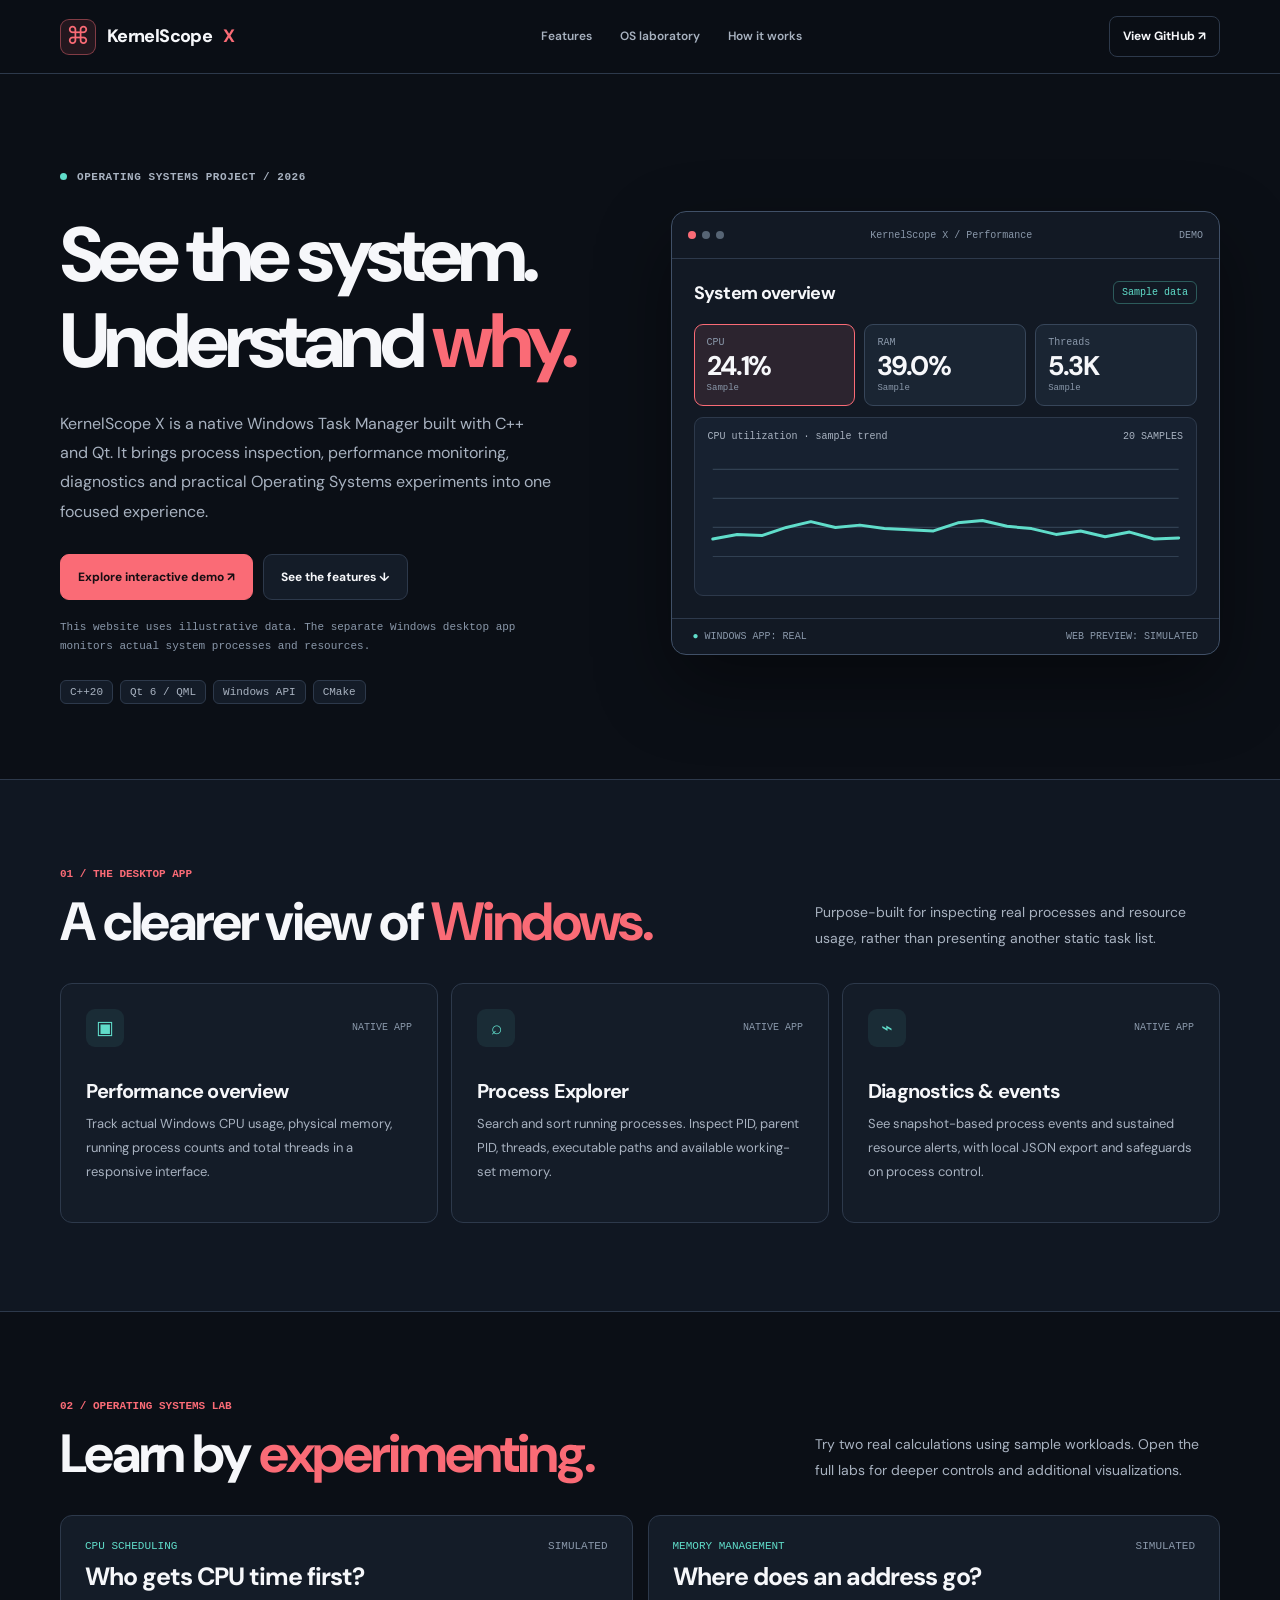
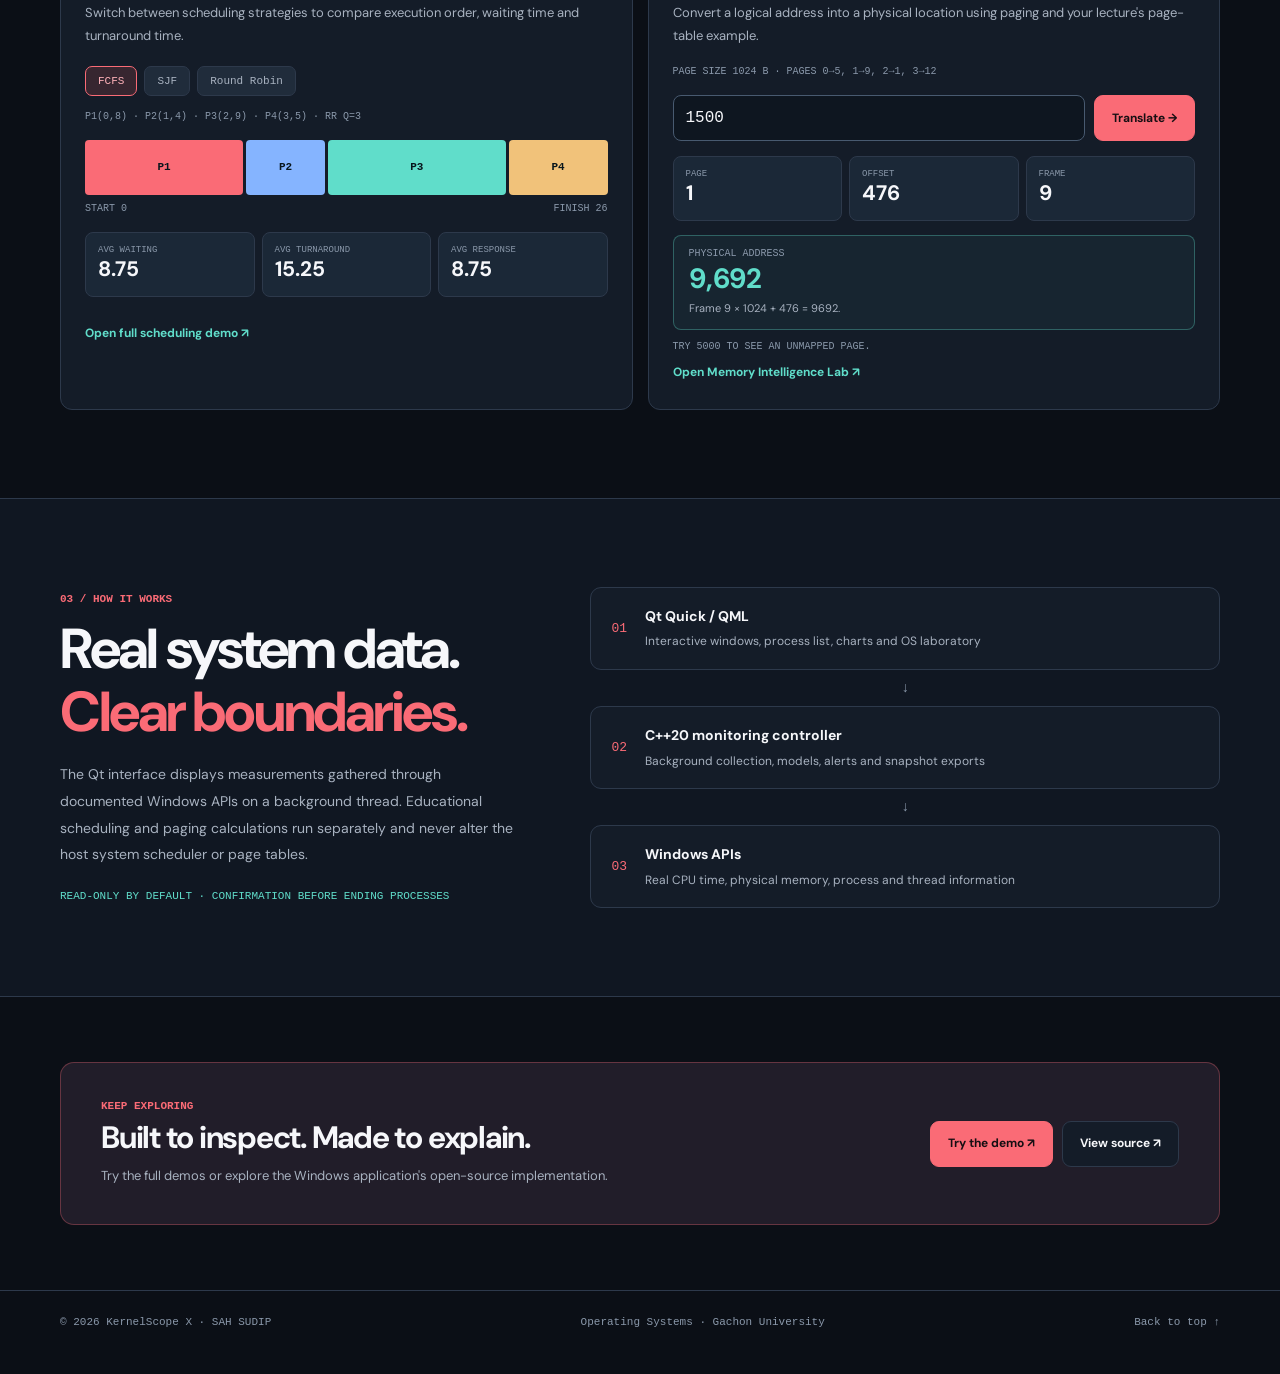
<file: index.html>
<!doctype html>
<html lang="en">
<head>
<meta charset="utf-8">
<meta name="viewport" content="width=device-width,initial-scale=1">
<meta name="theme-color" content="#0b0f16">
<meta name="description" content="KernelScope X — a native Windows system monitor and an interactive Operating Systems learning laboratory.">
<title>KernelScope X — Native System Intelligence</title>
<link rel="preconnect" href="https://fonts.googleapis.com">
<link rel="preconnect" href="https://fonts.gstatic.com" crossorigin>
<link href="https://fonts.googleapis.com/css2?family=DM+Sans:wght@400;500;600;700;800&display=swap" rel="stylesheet">
<link rel="stylesheet" href="site.css?v=20261124-clean">
<script defer src="site.js?v=20261124-clean"></script>
</head>
<body>
<a class="skip" href="#main">Skip to content</a>
<header class="header">
  <div class="wrap header-inner">
    <a class="brand" href="#home" aria-label="KernelScope X home"><span class="brand-mark" aria-hidden="true">⌘</span>KernelScope <b>X</b></a>
    <nav class="nav" aria-label="Main navigation">
      <a href="#features">Features</a><a href="#labs">OS laboratory</a><a href="#architecture">How it works</a>
    </nav>
    <div class="nav-actions">
      <a class="source-link" href="https://github.com/sudip09-sys/KernelScope-X" target="_blank" rel="noopener noreferrer">View GitHub ↗</a>
      <button class="menu-toggle" id="menu-toggle" aria-controls="mobile-nav" aria-expanded="false" type="button">Menu</button>
    </div>
  </div>
  <nav class="mobile-nav" id="mobile-nav" aria-label="Mobile navigation" hidden>
    <a href="#features">Features</a><a href="#labs">OS laboratory</a><a href="#architecture">How it works</a><a href="demo.html">Interactive demo ↗</a><a href="memory-lab.html">Memory Lab ↗</a>
  </nav>
</header>
<main id="main">
  <section class="hero wrap" id="home">
    <div class="hero-copy">
      <div class="eyebrow"><span class="dot" aria-hidden="true"></span> OPERATING SYSTEMS PROJECT / 2026</div>
      <h1>See the system.<span>Understand <em>why.</em></span></h1>
      <p class="lead">KernelScope X is a native Windows Task Manager built with C++ and Qt. It brings process inspection, performance monitoring, diagnostics and practical Operating Systems experiments into one focused experience.</p>
      <div class="actions">
        <a class="btn btn-primary" href="demo.html">Explore interactive demo ↗</a>
        <a class="btn" href="#features">See the features ↓</a>
      </div>
      <p class="hero-note">This website uses illustrative data. The separate Windows desktop app monitors actual system processes and resources.</p>
      <ul class="tags" aria-label="Technologies">
        <li>C++20</li><li>Qt 6 / QML</li><li>Windows API</li><li>CMake</li>
      </ul>
    </div>
    <div class="preview" aria-label="Interactive simulated Windows performance monitor">
      <div class="preview-bar"><span class="dots" aria-hidden="true"><i></i><i></i><i></i></span><span>KernelScope X / Performance</span><span>DEMO</span></div>
      <div class="preview-content">
        <div class="preview-title"><h3>System overview</h3><span class="sample">Sample data</span></div>
        <div class="metric-grid" role="group" aria-label="Choose a sample performance chart">
          <button class="metric" type="button" data-metric="cpu" aria-pressed="true"><small>CPU</small><strong>24.1%</strong><span>Sample</span></button>
          <button class="metric" type="button" data-metric="ram" aria-pressed="false"><small>RAM</small><strong>39.0%</strong><span>Sample</span></button>
          <button class="metric" type="button" data-metric="threads" aria-pressed="false"><small>Threads</small><strong>5.3K</strong><span>Sample</span></button>
        </div>
        <div class="trend-panel">
          <div class="trend-top"><span id="trend-name">CPU utilization · sample trend</span><span>20 SAMPLES</span></div>
          <svg viewBox="0 0 400 112" preserveAspectRatio="none" role="img" aria-label="Manually selectable example performance trend">
            <path class="chart-grid" d="M4 15H396 M4 40H396 M4 65H396 M4 90H396"/>
            <polyline class="trend-line" id="trend-line" points="4,75 396,75"/>
          </svg>
        </div>
      </div>
      <div class="preview-foot"><span><b>●</b> WINDOWS APP: REAL</span><span>WEB PREVIEW: SIMULATED</span></div>
    </div>
  </section>

  <section class="section shaded" id="features">
    <div class="wrap">
      <div class="section-head">
        <div><div class="section-label">01 / THE DESKTOP APP</div><h2>A clearer view of <em>Windows.</em></h2></div>
        <p>Purpose-built for inspecting real processes and resource usage, rather than presenting another static task list.</p>
      </div>
      <div class="feature-grid">
        <article class="feature">
          <div class="feature-meta"><span class="feature-icon" aria-hidden="true">▣</span><span class="feature-state">NATIVE APP</span></div>
          <h3>Performance overview</h3>
          <p>Track actual Windows CPU usage, physical memory, running process counts and total threads in a responsive interface.</p>
        </article>
        <article class="feature">
          <div class="feature-meta"><span class="feature-icon" aria-hidden="true">⌕</span><span class="feature-state">NATIVE APP</span></div>
          <h3>Process Explorer</h3>
          <p>Search and sort running processes. Inspect PID, parent PID, threads, executable paths and available working-set memory.</p>
        </article>
        <article class="feature">
          <div class="feature-meta"><span class="feature-icon" aria-hidden="true">⌁</span><span class="feature-state">NATIVE APP</span></div>
          <h3>Diagnostics & events</h3>
          <p>See snapshot-based process events and sustained resource alerts, with local JSON export and safeguards on process control.</p>
        </article>
      </div>
    </div>
  </section>

  <section class="section" id="labs">
    <div class="wrap">
      <div class="section-head">
        <div><div class="section-label">02 / OPERATING SYSTEMS LAB</div><h2>Learn by <em>experimenting.</em></h2></div>
        <p>Try two real calculations using sample workloads. Open the full labs for deeper controls and additional visualizations.</p>
      </div>
      <div class="lab-grid">
        <article class="lab-card">
          <div class="lab-meta"><span>CPU SCHEDULING</span><span>SIMULATED</span></div>
          <h3>Who gets CPU time first?</h3>
          <p>Switch between scheduling strategies to compare execution order, waiting time and turnaround time.</p>
          <div class="tabs" role="group" aria-label="Scheduling algorithm">
            <button type="button" data-algorithm="fcfs" aria-pressed="true">FCFS</button>
            <button type="button" data-algorithm="sjf" aria-pressed="false">SJF</button>
            <button type="button" data-algorithm="rr" aria-pressed="false">Round Robin</button>
          </div>
          <p class="workload">P1(0,8) · P2(1,4) · P3(2,9) · P4(3,5) · RR Q=3</p>
          <div id="gantt" class="gantt" aria-label="Computed scheduling Gantt chart"></div>
          <div class="time-labels"><span>START 0</span><span>FINISH <span id="finish-time">26</span></span></div>
          <div class="lab-stats" aria-live="polite">
            <div><small>AVG WAITING</small><b id="avg-wait">8.75</b></div>
            <div><small>AVG TURNAROUND</small><b id="avg-turn">15.25</b></div>
            <div><small>AVG RESPONSE</small><b id="avg-response">8.75</b></div>
          </div>
          <a class="lab-link" href="demo.html">Open full scheduling demo ↗</a>
        </article>
        <article class="lab-card">
          <div class="lab-meta"><span>MEMORY MANAGEMENT</span><span>SIMULATED</span></div>
          <h3>Where does an address go?</h3>
          <p>Convert a logical address into a physical location using paging and your lecture's page-table example.</p>
          <p class="workload">PAGE SIZE 1024 B · PAGES 0→5, 1→9, 2→1, 3→12</p>
          <form class="memory-form" id="memory-form" autocomplete="off">
            <label><span style="display:none">Logical address (bytes)</span><input id="logical-address" type="number" value="1500" min="0" max="1000000" step="1" aria-label="Logical address in bytes" required></label>
            <button class="btn btn-primary" type="submit">Translate →</button>
          </form>
          <div class="memory-stats">
            <div><small>PAGE</small><b id="page-number">1</b></div>
            <div><small>OFFSET</small><b id="offset-number">476</b></div>
            <div><small>FRAME</small><b id="frame-number">9</b></div>
          </div>
          <div class="memory-output" id="memory-output" role="status" aria-live="polite">
            <small>PHYSICAL ADDRESS</small><strong id="physical-address">9,692</strong>
            <p id="translation-info">Frame 9 × 1024 + 476 = 9692.</p>
          </div>
          <p class="workload" style="margin:11px 0 2px">TRY 5000 TO SEE AN UNMAPPED PAGE.</p>
          <a class="lab-link" href="memory-lab.html">Open Memory Intelligence Lab ↗</a>
        </article>
      </div>
    </div>
  </section>

  <section class="section shaded" id="architecture">
    <div class="wrap arch">
      <div>
        <div class="section-label">03 / HOW IT WORKS</div>
        <h2>Real system data.<br><em>Clear boundaries.</em></h2>
        <p>The Qt interface displays measurements gathered through documented Windows APIs on a background thread. Educational scheduling and paging calculations run separately and never alter the host system scheduler or page tables.</p>
        <div class="arch-note">READ-ONLY BY DEFAULT · CONFIRMATION BEFORE ENDING PROCESSES</div>
      </div>
      <div class="flow" aria-label="Windows application architecture">
        <div class="step"><span class="step-index">01</span><div><b>Qt Quick / QML</b><small>Interactive windows, process list, charts and OS laboratory</small></div></div>
        <div class="flow-arrow" aria-hidden="true">↓</div>
        <div class="step"><span class="step-index">02</span><div><b>C++20 monitoring controller</b><small>Background collection, models, alerts and snapshot exports</small></div></div>
        <div class="flow-arrow" aria-hidden="true">↓</div>
        <div class="step"><span class="step-index">03</span><div><b>Windows APIs</b><small>Real CPU time, physical memory, process and thread information</small></div></div>
      </div>
    </div>
  </section>

  <section class="endcap"><div class="wrap endcap-inner">
    <div><div class="section-label">KEEP EXPLORING</div><h2>Built to inspect. Made to explain.</h2><p>Try the full demos or explore the Windows application's open-source implementation.</p></div>
    <div class="endcap-links"><a class="btn btn-primary" href="demo.html">Try the demo ↗</a><a class="btn" href="https://github.com/sudip09-sys/KernelScope-X" target="_blank" rel="noopener noreferrer">View source ↗</a></div>
  </div></section>
</main>
<footer class="footer"><div class="wrap footer-inner"><span>© 2026 KernelScope X · SAH SUDIP</span><span>Operating Systems · Gachon University</span><a href="#home">Back to top ↑</a></div></footer>
</body></html>
</file>
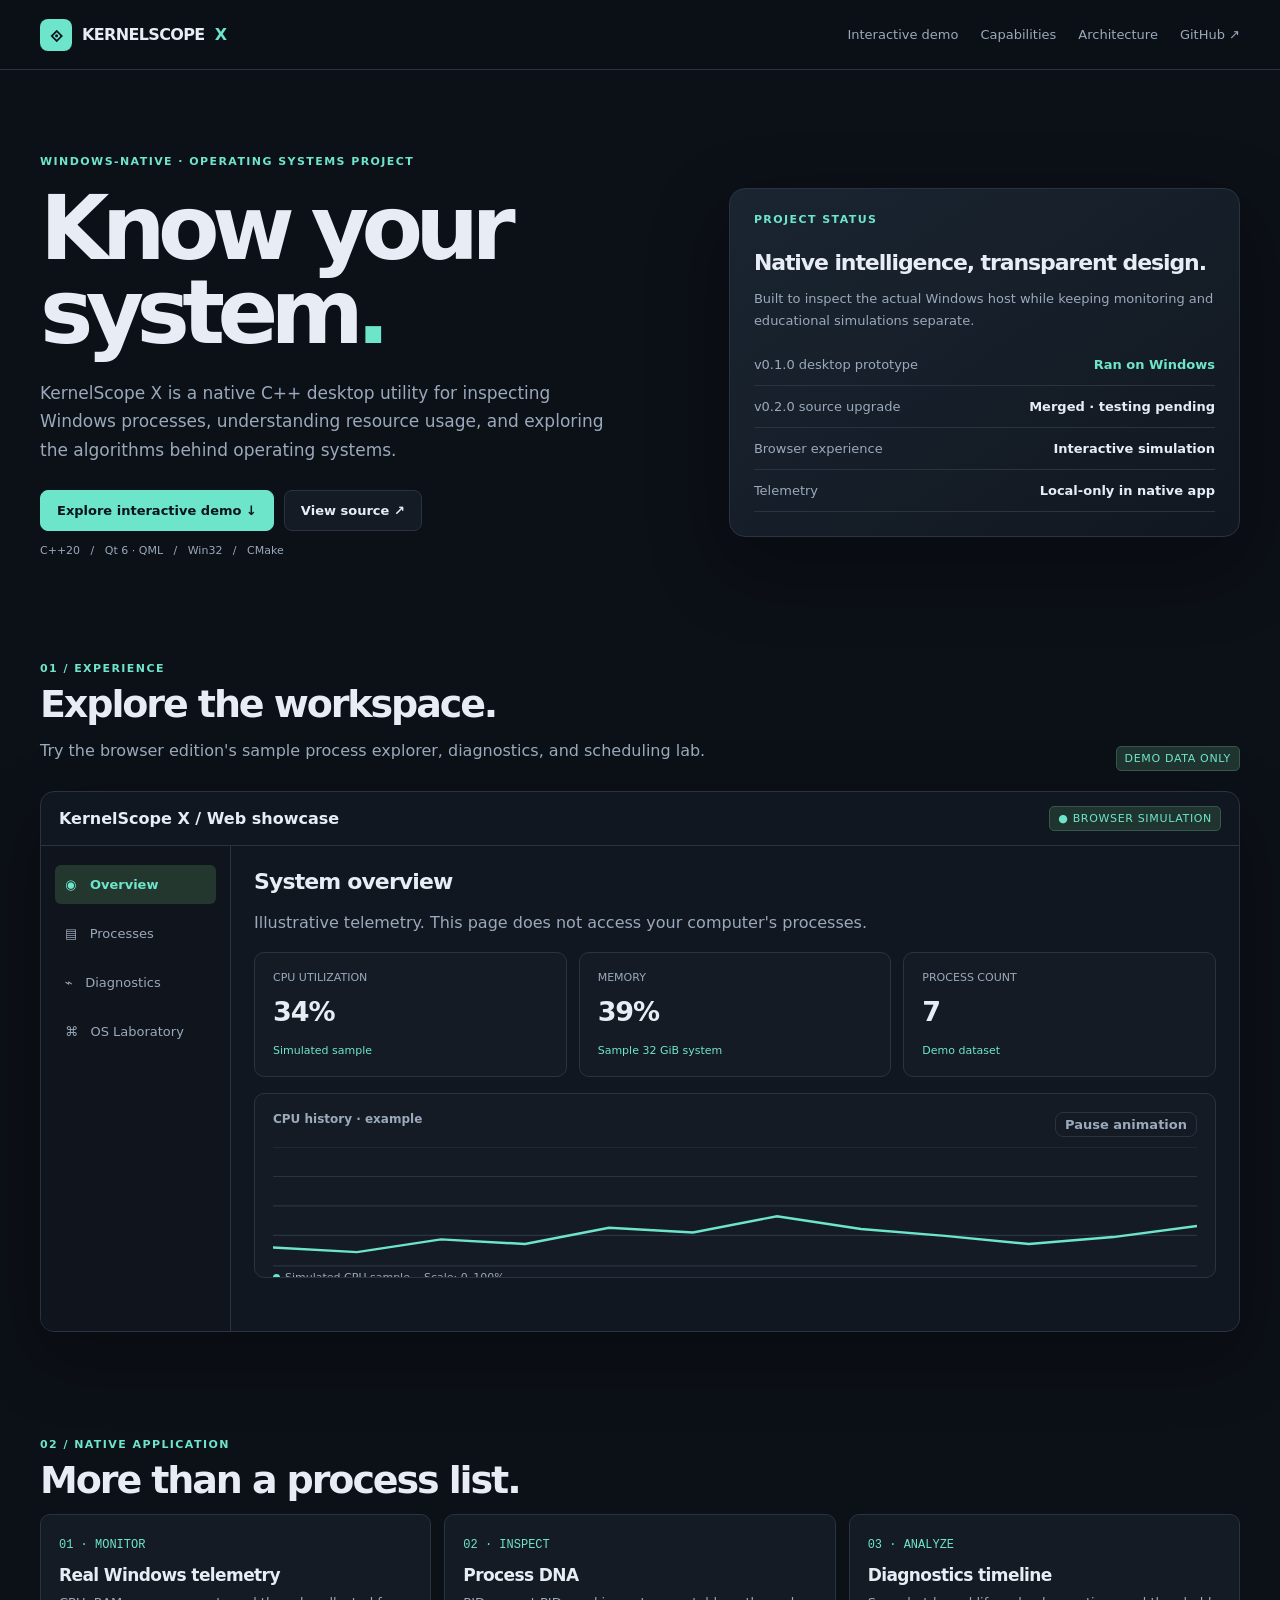
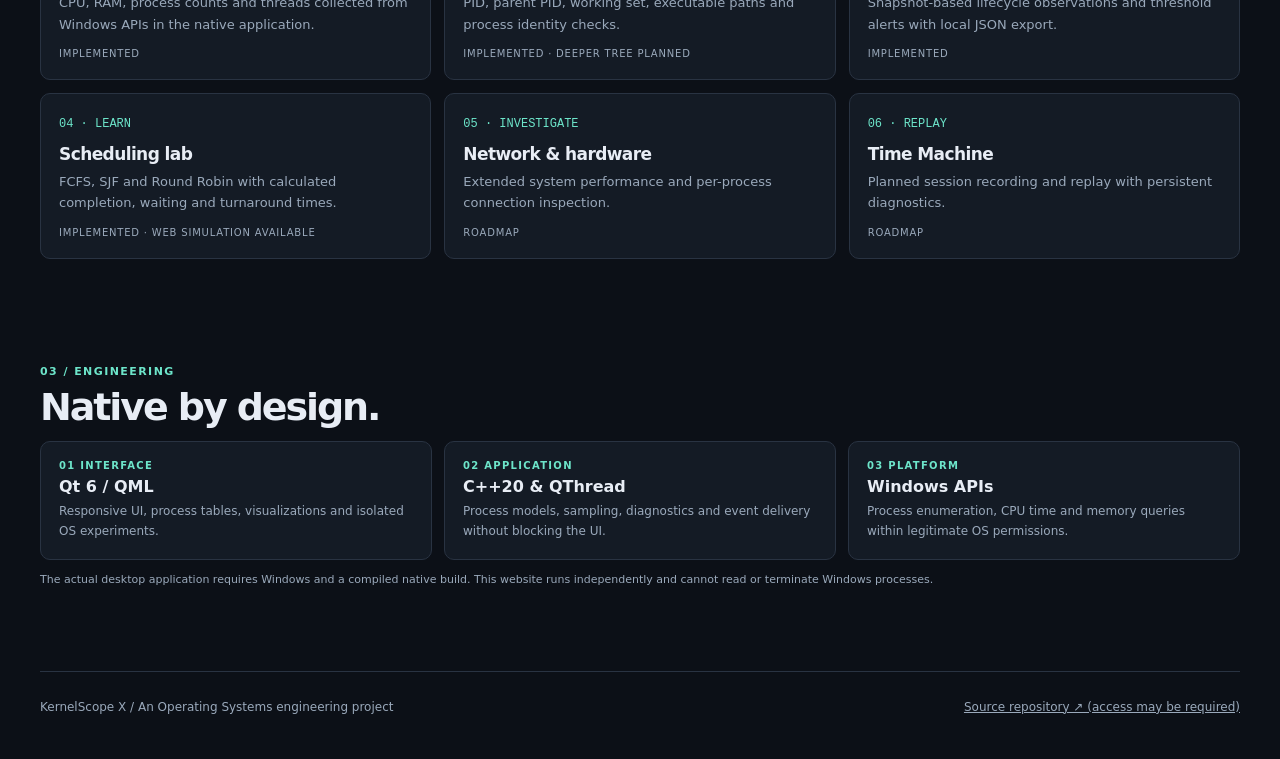
<file: demo.html>
<!doctype html>
<html lang="en">
<head><meta charset="utf-8"><meta name="viewport" content="width=device-width,initial-scale=1"><meta name="description" content="KernelScope X — native Windows system intelligence and Operating Systems laboratory."><meta name="theme-color" content="#10151d"><title>KernelScope X — System Intelligence</title>
<style>
:root{color-scheme:dark;--bg:#0c1017;--panel:#141b25;--line:#293342;--txt:#e8edf5;--muted:#9aa9bb;--accent:#6de5ca;--blue:#93a8fc;--amber:#f6b879;font-family:Inter,"Segoe UI",system-ui,sans-serif}*{box-sizing:border-box}html{scroll-behavior:smooth}body{margin:0;background:var(--bg);color:var(--txt)}a{color:inherit;text-decoration:none}button,input,select,textarea{font:inherit}button,a,input,select,textarea{outline-offset:4px}button{cursor:pointer;color:inherit}header{height:70px;border-bottom:1px solid var(--line);display:flex;align-items:center;justify-content:space-between;gap:20px;padding:0 max(24px,calc((100vw - 1200px)/2));background:#0c1017e8;position:sticky;top:0;z-index:5;backdrop-filter:blur(14px)}.brand{font-weight:800;letter-spacing:-.04em;display:flex;gap:10px;align-items:center;white-space:nowrap}.mark{background:var(--accent);color:var(--bg);height:32px;width:32px;display:grid;place-items:center;border-radius:8px;font-size:21px}nav{display:flex;gap:22px;align-items:center;font-size:13px;color:var(--muted)}nav a:hover{color:var(--accent)}.wrap{width:min(1200px,calc(100% - 40px));margin:auto}.hero{padding:85px 0 55px;display:grid;grid-template-columns:1fr .8fr;gap:50px;align-items:center}.eyebrow,.label{font-size:11px;letter-spacing:.13em;color:var(--accent);font-weight:700;text-transform:uppercase}.hero h1{font-size:clamp(3rem,7vw,6.1rem);letter-spacing:-.085em;line-height:.94;margin:18px 0 25px;font-weight:750}.hero h1 span{color:var(--accent)}p{color:var(--muted);line-height:1.65}.lead{font-size:17px;max-width:580px}.actions{display:flex;flex-wrap:wrap;gap:10px;margin-top:26px}.btn{display:inline-flex;justify-content:center;align-items:center;gap:8px;border-radius:8px;padding:12px 16px;background:var(--panel);border:1px solid var(--line);font-weight:650;font-size:13px}.btn:hover{border-color:var(--accent)}.primary{background:var(--accent);border-color:var(--accent);color:#09151a}.system{border:1px solid var(--line);border-radius:16px;padding:24px;background:linear-gradient(145deg,#1a2531,#111720);box-shadow:0 28px 80px #0005}.system h2{font-size:22px;letter-spacing:-.05em;margin:24px 0 4px}.system .line{display:flex;justify-content:space-between;border-bottom:1px solid var(--line);padding:13px 0;gap:12px;font-size:13px}.system .line span:first-child{color:var(--muted)}.system p{font-size:13px}.section{padding:36px 0 70px;scroll-margin-top:70px}.section h2{font-size:clamp(25px,4vw,38px);letter-spacing:-.055em;margin:7px 0 12px}.section-heading{display:flex;justify-content:space-between;align-items:end;gap:16px;margin-bottom:20px}.section-heading p{margin:7px 0}.app{border:1px solid var(--line);border-radius:14px;overflow:hidden;background:#111720;box-shadow:0 25px 70px #0004}.appbar{display:flex;align-items:center;justify-content:space-between;padding:14px 18px;border-bottom:1px solid var(--line);gap:8px}.pill{font-size:11px;letter-spacing:.06em;background:#20342f;border:1px solid #39564e;color:var(--accent);padding:5px 8px;border-radius:5px;white-space:nowrap}.workspace{display:grid;grid-template-columns:190px 1fr;min-height:485px}.sidebar{padding:14px;border-right:1px solid var(--line);background:#10151d}.sidebar button{width:100%;border:0;background:none;text-align:left;color:var(--muted);padding:12px 10px;margin:5px 0;border-radius:6px;font-size:13px;white-space:nowrap}.sidebar button.active{background:#24372f;color:var(--accent);font-weight:700}.view{padding:23px;min-width:0}.view h3{margin:0 0 4px;font-size:22px;letter-spacing:-.04em}.view>p{font-size:12px;margin:4px 0 18px}.metrics{display:grid;grid-template-columns:repeat(3,1fr);gap:12px}.card,.metric,.feature{border:1px solid var(--line);border-radius:10px;background:var(--panel);padding:18px}.metric small{font-size:11px;color:var(--muted);display:block}.metric strong{font-size:27px;font-weight:710;letter-spacing:-.04em;display:block;margin:12px 0}.metric span{font-size:11px;color:var(--accent)}.chart{height:185px;position:relative;margin-top:16px;overflow:hidden}.chart svg{width:100%;height:120px;margin-top:10px}.chart-head{display:flex;justify-content:space-between;font-size:12px;color:var(--muted)}.legend{display:flex;gap:14px;flex-wrap:wrap;font-size:11px;color:var(--muted)}.dot{display:inline-block;width:7px;height:7px;background:var(--accent);border-radius:50%;margin-right:5px}.toolbar{display:flex;gap:8px;flex-wrap:wrap;margin-bottom:12px}input,select,textarea{border:1px solid #3a485c;background:#0e141d;color:var(--txt);padding:10px 12px;border-radius:7px;max-width:100%}input{min-width:0;flex:1}textarea{resize:vertical;width:100%;min-height:110px;font:13px/1.6 Consolas,monospace}.table-scroll{overflow:auto;max-height:285px;border:1px solid var(--line);border-radius:7px}table{border-collapse:collapse;width:100%;font-size:12px;text-align:left;white-space:nowrap}th{color:var(--muted);font-size:10px;text-transform:uppercase;letter-spacing:.06em;background:#202936;position:sticky;top:0}td,th{padding:12px;border-bottom:1px solid var(--line)}tbody tr:last-child td{border:0}tbody tr[data-pid]{cursor:pointer}tbody tr[data-pid]:hover,tbody tr.selected{background:#24372f}.inspector{margin-top:12px;display:flex;gap:22px;flex-wrap:wrap;font-size:12px;color:var(--muted)}.inspector b{color:var(--txt)}.notice{background:#2a241d;color:#efc69d;border:1px solid #59432a;padding:12px;border-radius:7px;font-size:12px;line-height:1.5}.events{margin-top:12px;display:grid;gap:6px}.event{display:grid;grid-template-columns:65px 1fr;gap:10px;border-bottom:1px solid var(--line);padding:13px 0;font-size:12px}.event time{color:var(--muted)}.lab{display:grid;grid-template-columns:1fr 1fr;gap:14px}.result{margin-top:14px;display:flex;gap:8px;flex-wrap:wrap}.result>div{flex:1;min-width:96px;background:var(--panel);border:1px solid var(--line);padding:12px;border-radius:7px;font-size:11px;color:var(--muted)}.result strong{display:block;font-size:22px;color:var(--txt);margin-top:5px}.gantt{display:flex;margin-top:15px;border-radius:6px;overflow:hidden;min-height:36px;font-size:11px;align-items:stretch}.gantt span{display:grid;place-items:center;min-width:0;overflow:hidden;white-space:nowrap;color:#0d1720;font-weight:700;border-right:1px solid #1b2937}.features{display:grid;grid-template-columns:repeat(3,1fr);gap:13px}.feature h3{font-size:17px;margin:13px 0 5px;letter-spacing:-.035em}.feature p{font-size:13px;margin:7px 0}.feature .num{font:12px monospace;color:var(--accent)}.feature .status{color:var(--muted);font-size:10px;text-transform:uppercase;letter-spacing:.08em}.architecture{display:grid;grid-template-columns:repeat(3,1fr);gap:12px}.architecture .card{position:relative}.architecture b{display:block;margin:6px 0}.architecture p{font-size:12px;margin:0}.footer{border-top:1px solid var(--line);display:flex;justify-content:space-between;gap:20px;flex-wrap:wrap;padding:28px 0 45px;font-size:12px;color:var(--muted)}.footer a{text-decoration:underline}.tiny{font-size:11px!important;color:var(--muted)}[hidden]{display:none!important}.error{color:#ffb7a9;font-size:12px}.architecture .label{font-size:10px}button:focus-visible,a:focus-visible,input:focus-visible,select:focus-visible,textarea:focus-visible{outline:2px solid var(--accent)}
@media(max-width:850px){.hero{grid-template-columns:1fr;gap:24px;padding:52px 0 30px}.workspace{grid-template-columns:1fr}.sidebar{display:flex;overflow:auto;border-right:0;border-bottom:1px solid var(--line);gap:4px;padding:8px}.sidebar button{width:auto;margin:0}.features{grid-template-columns:repeat(2,1fr)}.architecture{grid-template-columns:1fr}.metrics{gap:8px}.metric{padding:12px}.view{padding:16px}.hero h1{max-width:620px}nav{gap:13px}nav a:not(:last-child){display:none}}@media(max-width:480px){.wrap{width:calc(100% - 24px)}.metrics{grid-template-columns:1fr 1fr}.features,.lab{grid-template-columns:1fr}.hero h1{font-size:3.7rem}.section-heading{display:block}.appbar{padding:12px}.appbar b{font-size:13px}.chart{padding:12px}.view{padding:12px}.sidebar button{font-size:12px}.metric strong{font-size:23px}.section{padding-bottom:42px}}
</style>
</head><body>
<header><a class="brand" href="#top"><span class="mark" aria-hidden="true">⟐</span> KERNELSCOPE <span style="color:var(--accent)">X</span></a><nav><a href="#demo">Interactive demo</a><a href="#features">Capabilities</a><a href="#architecture">Architecture</a><a href="https://github.com/sudip09-sys/KernelScope-X">GitHub ↗</a></nav></header>
<main id="top" class="wrap">
<section class="hero"><div><div class="eyebrow">Windows-native · Operating Systems project</div><h1>Know your<br>system<span>.</span></h1><p class="lead">KernelScope X is a native C++ desktop utility for inspecting Windows processes, understanding resource usage, and exploring the algorithms behind operating systems.</p><div class="actions"><a href="#demo" class="btn primary">Explore interactive demo ↓</a><a href="https://github.com/sudip09-sys/KernelScope-X" class="btn">View source ↗</a></div><p class="tiny">C++20 &nbsp; / &nbsp; Qt 6 · QML &nbsp; / &nbsp; Win32 &nbsp; / &nbsp; CMake</p></div>
<div class="system"><div class="label">Project status</div><h2>Native intelligence, transparent design.</h2><p>Built to inspect the actual Windows host while keeping monitoring and educational simulations separate.</p><div class="line"><span>v0.1.0 desktop prototype</span><b style="color:var(--accent)">Ran on Windows</b></div><div class="line"><span>v0.2.0 source upgrade</span><b>Merged · testing pending</b></div><div class="line"><span>Browser experience</span><b>Interactive simulation</b></div><div class="line"><span>Telemetry</span><b>Local-only in native app</b></div></div>
</section>
<section id="demo" class="section"><div class="section-heading"><div><div class="eyebrow">01 / Experience</div><h2>Explore the workspace.</h2><p>Try the browser edition's sample process explorer, diagnostics, and scheduling lab.</p></div><span class="pill">DEMO DATA ONLY</span></div>
<div class="app"><div class="appbar"><b>KernelScope X / Web showcase</b><span class="pill">● BROWSER SIMULATION</span></div><div class="workspace">
<div class="sidebar" role="tablist" aria-label="Demo modules"><button role="tab" aria-selected="true" aria-controls="overview" class="active" data-view="overview">◉ &nbsp; Overview</button><button role="tab" aria-selected="false" aria-controls="processes" data-view="processes">▤ &nbsp; Processes</button><button role="tab" aria-selected="false" aria-controls="diagnostics" data-view="diagnostics">⌁ &nbsp; Diagnostics</button><button role="tab" aria-selected="false" aria-controls="lab" data-view="lab">⌘ &nbsp; OS Laboratory</button></div>
<div class="view">
<section role="tabpanel" id="overview"><h3>System overview</h3><p>Illustrative telemetry. This page does not access your computer's processes.</p><div class="metrics"><div class="metric"><small>CPU UTILIZATION</small><strong id="cpu">24%</strong><span>Simulated sample</span></div><div class="metric"><small>MEMORY</small><strong id="ram">39%</strong><span>Sample 32 GiB system</span></div><div class="metric"><small>PROCESS COUNT</small><strong>7</strong><span>Demo dataset</span></div></div><div class="card chart"><div class="chart-head"><b>CPU history · example</b><button class="btn" id="play" style="padding:4px 9px">Pause animation</button></div><svg viewBox="0 0 530 110" preserveAspectRatio="none" role="img" aria-label="Simulated CPU utilization line chart"><path d="M0 0H530 M0 27H530 M0 54H530 M0 81H530 M0 109H530" stroke="#283444" fill="none"/><polyline id="graph" fill="none" stroke="#6de5ca" stroke-width="2.4" vector-effect="non-scaling-stroke" points="0,95 80,78 160,87 240,48 320,74 400,53 530,82"/></svg><div class="legend"><span><i class="dot"></i>Simulated CPU sample</span><span>Scale: 0–100%</span></div></div></section>
<section role="tabpanel" id="processes" hidden><h3>Process explorer</h3><p>Search, sort, and inspect a fictional process dataset. No system actions are performed.</p><div class="toolbar"><input id="search" placeholder="Search name or PID" aria-label="Search processes"><select id="sort" aria-label="Sort sample processes"><option value="cpu">CPU descending</option><option value="ram">Memory descending</option><option value="name">Name A–Z</option><option value="pid">PID ascending</option></select></div><div class="table-scroll"><table><thead><tr><th>Process</th><th>PID</th><th>CPU</th><th>Memory</th><th>Threads</th></tr></thead><tbody id="rows"></tbody></table></div><div class="card inspector" id="inspector" aria-live="polite">Select a sample process to inspect its PID and parent.</div></section>
<section role="tabpanel" id="diagnostics" hidden><h3>Diagnostics</h3><p>Example resource observations and process lifecycle events.</p><div class="notice">Demo rule: three consecutive CPU samples above 85% trigger a sustained-high-CPU observation in the native desktop app.</div><div class="events"><div class="event"><time>10:41:05</time><span><b style="color:var(--accent)">START</b> editor.exe · PID 4120</span></div><div class="event"><time>10:41:08</time><span><b>OBSERVE</b> CPU sample rising</span></div><div class="event"><time>10:41:11</time><span><b style="color:var(--amber)">ALERT</b> Sustained high CPU · sample</span></div><div class="event"><time>10:41:16</time><span><b>EXIT</b> sample-worker.exe · PID 6112</span></div></div><p class="tiny">All events above are illustrative, not recorded from your device.</p></section>
<section role="tabpanel" id="lab" hidden><h3>CPU scheduling laboratory</h3><p>Enter a workload and calculate an actual simulated CPU schedule directly in your browser.</p><div class="lab"><div><label class="tiny" for="jobs">Process, arrival, burst (one per line)</label><textarea id="jobs" spellcheck="false">P1,0,8
P2,1,4
P3,2,9
P4,3,5</textarea></div><div><label class="tiny" for="algo">Scheduling algorithm</label><select id="algo" style="display:block;width:100%;margin-bottom:8px"><option>FCFS</option><option>SJF</option><option>Round Robin</option></select><label class="tiny" for="quantum">Time quantum (Round Robin)</label><input type="number" id="quantum" min="1" max="1000" value="3" style="width:100%;margin-bottom:8px"><button class="btn primary" id="run" style="width:100%">Run simulation</button></div></div><div id="error" class="error" role="alert"></div><div id="gantt" class="gantt" aria-label="Scheduling Gantt chart"></div><div id="segments" class="tiny" style="margin-top:5px;overflow-wrap:anywhere"></div><div id="results" class="result" aria-live="polite"></div><div class="table-scroll" style="margin-top:12px;max-height:180px"><table><thead><tr><th>Process</th><th>Arrival</th><th>Burst</th><th>Completion</th><th>Waiting</th><th>Turnaround</th><th>Response</th></tr></thead><tbody id="schedule"></tbody></table></div></section>
</div></div></div></section>
<section id="features" class="section"><div class="eyebrow">02 / Native application</div><h2>More than a process list.</h2><div class="features"><article class="feature"><span class="num">01 · MONITOR</span><h3>Real Windows telemetry</h3><p>CPU, RAM, process counts and threads collected from Windows APIs in the native application.</p><span class="status">Implemented</span></article><article class="feature"><span class="num">02 · INSPECT</span><h3>Process DNA</h3><p>PID, parent PID, working set, executable paths and process identity checks.</p><span class="status">Implemented · deeper tree planned</span></article><article class="feature"><span class="num">03 · ANALYZE</span><h3>Diagnostics timeline</h3><p>Snapshot-based lifecycle observations and threshold alerts with local JSON export.</p><span class="status">Implemented</span></article><article class="feature"><span class="num">04 · LEARN</span><h3>Scheduling lab</h3><p>FCFS, SJF and Round Robin with calculated completion, waiting and turnaround times.</p><span class="status">Implemented · web simulation available</span></article><article class="feature"><span class="num">05 · INVESTIGATE</span><h3>Network &amp; hardware</h3><p>Extended system performance and per-process connection inspection.</p><span class="status">Roadmap</span></article><article class="feature"><span class="num">06 · REPLAY</span><h3>Time Machine</h3><p>Planned session recording and replay with persistent diagnostics.</p><span class="status">Roadmap</span></article></div></section>
<section id="architecture" class="section"><div class="eyebrow">03 / Engineering</div><h2>Native by design.</h2><div class="architecture"><div class="card"><div class="label">01 Interface</div><b>Qt 6 / QML</b><p>Responsive UI, process tables, visualizations and isolated OS experiments.</p></div><div class="card"><div class="label">02 Application</div><b>C++20 &amp; QThread</b><p>Process models, sampling, diagnostics and event delivery without blocking the UI.</p></div><div class="card"><div class="label">03 Platform</div><b>Windows APIs</b><p>Process enumeration, CPU time and memory queries within legitimate OS permissions.</p></div></div><p class="tiny">The actual desktop application requires Windows and a compiled native build. This website runs independently and cannot read or terminate Windows processes.</p></section>
<footer class="footer"><span>KernelScope X / An Operating Systems engineering project</span><a href="https://github.com/sudip09-sys/KernelScope-X">Source repository ↗ (access may be required)</a></footer>
</main>
<script>
"use strict";
const $=id=>document.getElementById(id);
const tabs=[...document.querySelectorAll("[data-view]")];
tabs.forEach(btn=>btn.addEventListener("click",()=>{tabs.forEach(b=>{const selected=b===btn;b.classList.toggle("active",selected);b.setAttribute("aria-selected",String(selected));$(b.dataset.view).hidden=!selected});}));
let sample=[12,15,11,22,18,32,28,42,31,25,18,24],playing=true;
function tick(){if(!playing||document.hidden)return;const n=Math.max(4,Math.min(88,sample.at(-1)+(Math.random()-.48)*25));sample.push(n);sample.shift();$("cpu").textContent=Math.round(n)+"%";$("graph").setAttribute("points",sample.map((v,i)=>i*530/(sample.length-1)+","+(108-v*1.06)).join(" "));}
$("play").onclick=()=>{playing=!playing;$("play").textContent=playing?"Pause animation":"Resume animation"};setInterval(tick,1300);
const data=[{name:"editor.exe",pid:4120,ppid:1504,cpu:9.2,ram:570,threads:22},{name:"browser.exe",pid:5328,ppid:1504,cpu:7.1,ram:1264,threads:41},{name:"KernelScopeX.exe",pid:7032,ppid:1504,cpu:2.1,ram:186,threads:14},{name:"sample-worker.exe",pid:6112,ppid:4120,cpu:3.4,ram:94,threads:8},{name:"shell.exe",pid:1504,ppid:800,cpu:1.2,ram:230,threads:19},{name:"service-example.exe",pid:800,ppid:4,cpu:.4,ram:128,threads:7},{name:"audio-demo.exe",pid:2844,ppid:800,cpu:.6,ram:74,threads:5}];
let selected=null;function cells(row,values){values.forEach(v=>{const td=document.createElement("td");td.textContent=v;row.append(td)})}
function inspect(p){selected=p.pid;const el=$("inspector");el.replaceChildren();for(const [k,v] of [["Process",p.name],["PID",p.pid],["Parent PID",p.ppid],["Threads",p.threads]]){const a=document.createElement("span");a.textContent=k+": ";const b=document.createElement("b");b.textContent=v;a.append(b);el.append(a)}render()}
function render(){const q=$("search").value.toLowerCase().trim(),sort=$("sort").value;const list=data.filter(p=>p.name.toLowerCase().includes(q)||String(p.pid).includes(q));list.sort((a,b)=>sort==="name"?a.name.localeCompare(b.name):sort==="pid"?a.pid-b.pid:b[sort]-a[sort]);const body=$("rows");body.replaceChildren();for(const p of list){const tr=document.createElement("tr");tr.dataset.pid=p.pid;tr.tabIndex=0;tr.classList.toggle("selected",p.pid===selected);cells(tr,[p.name,p.pid,p.cpu.toFixed(1)+"%",p.ram+" MiB",p.threads]);tr.onclick=()=>inspect(p);tr.onkeydown=e=>{if(e.key==="Enter"||e.key===" "){e.preventDefault();inspect(p)}};body.append(tr)}if(!list.length){const tr=document.createElement("tr");const td=document.createElement("td");td.colSpan=5;td.textContent="No matching sample processes.";tr.append(td);body.append(tr)}}
$("search").oninput=render;$("sort").onchange=render;render();
function simulate(){
const error=$("error"),g=$("gantt"),out=$("results"),body=$("schedule");error.textContent="";g.replaceChildren();out.replaceChildren();body.replaceChildren();$("segments").textContent="";
try{
const lines=$("jobs").value.trim().split(/\r?\n/).filter(x=>x.trim());if(!lines.length||lines.length>24)throw Error("Enter between 1 and 24 processes.");
const names=new Set(),jobs=lines.map((l,i)=>{const a=l.split(",").map(x=>x.trim());if(a.length!==3||!a[0]||a[0].length>20||names.has(a[0])||!/^\d+$/.test(a[1])||!/^\d+$/.test(a[2]))throw Error("Use unique names and valid integer arrival/burst values.");names.add(a[0]);const arrival=Number(a[1]),burst=Number(a[2]);if(arrival>1000||burst<1||burst>1000)throw Error("Arrival must be 0–1000; burst must be 1–1000.");return{name:a[0],arrival,burst,left:burst,start:-1,finish:-1,i}});
const alg=$("algo").value,q=Number($("quantum").value);if(alg==="Round Robin"&&(!Number.isInteger(q)||q<1||q>1000))throw Error("Time quantum must be an integer from 1–1000.");
let t=0,n=0;const seg=[],order=jobs.slice().sort((a,b)=>a.arrival-b.arrival||a.i-b.i);function add(name,start,end){if(end<=start)return;const prev=seg.at(-1);if(prev&&prev.name===name&&prev.end===start)prev.end=end;else seg.push({name,start,end})}function run(p,d){if(p.start<0)p.start=t;add(p.name,t,t+d);t+=d;p.left-=d;if(!p.left){p.finish=t;n++}}
if(alg==="Round Robin"){let k=0,ready=[];while(n<jobs.length){while(k<order.length&&order[k].arrival<=t)ready.push(order[k++]);if(!ready.length){add("Idle",t,order[k].arrival);t=order[k].arrival;continue}const p=ready.shift();run(p,Math.min(q,p.left));while(k<order.length&&order[k].arrival<=t)ready.push(order[k++]);if(p.left)ready.push(p)}}else{while(n<jobs.length){const ready=order.filter(p=>p.left&&p.arrival<=t);if(!ready.length){const next=order.find(p=>p.left);add("Idle",t,next.arrival);t=next.arrival;continue}if(alg==="SJF")ready.sort((a,b)=>a.burst-b.burst||a.arrival-b.arrival||a.i-b.i);run(ready[0],ready[0].left)}}
let wait=0,turn=0,response=0;for(const p of jobs){const tat=p.finish-p.arrival,w=tat-p.burst,r=p.start-p.arrival;wait+=w;turn+=tat;response+=r;const tr=document.createElement("tr");cells(tr,[p.name,p.arrival,p.burst,p.finish,w,tat,r]);body.append(tr)}
for(const [name,v] of [["Average waiting",wait/jobs.length],["Average turnaround",turn/jobs.length],["Average response",response/jobs.length]]){const el=document.createElement("div");el.textContent=name;const strong=document.createElement("strong");strong.textContent=v.toFixed(2);el.append(strong);out.append(el)}
const colors=["#6de5ca","#93a8fc","#f6b879","#e59fce","#a9d293","#9dd5ef"];if(seg.length>500){$("segments").textContent="Schedule contains "+seg.length+" time segments; chart omitted for readability. Total time: "+t;}else{for(const s of seg){const bar=document.createElement("span");bar.style.flexGrow=s.end-s.start;bar.style.flexBasis="0";bar.style.background=s.name==="Idle"?"#8997a9":colors[jobs.findIndex(p=>p.name===s.name)%colors.length];bar.title=s.name+" | "+s.start+"–"+s.end;bar.textContent=s.name;g.append(bar)}$("segments").textContent=seg.slice(0,40).map(s=>s.name+" "+s.start+"–"+s.end).join(" · ")+(seg.length>40?" · …":"")+" | Total time: "+t}
}catch(e){error.textContent=e.message}}
$("run").onclick=simulate;simulate();
</script></body></html>
</file>
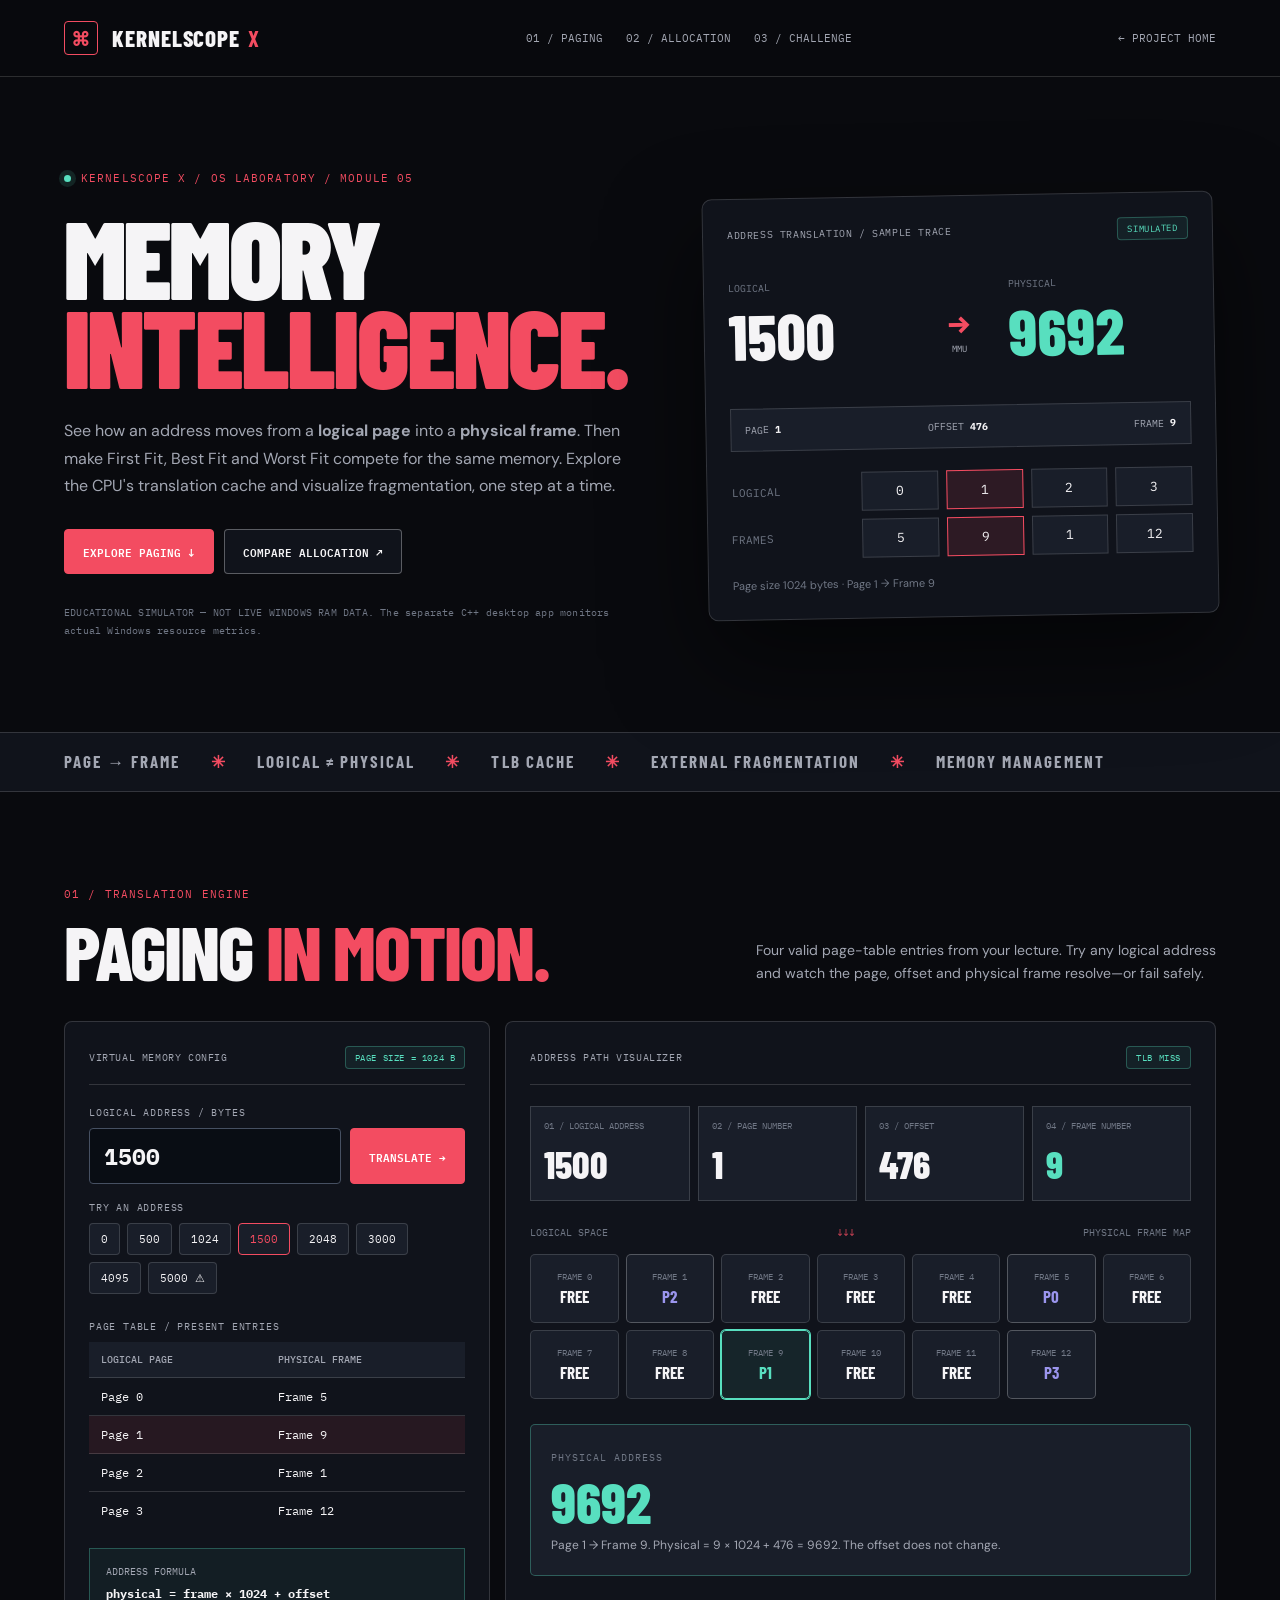
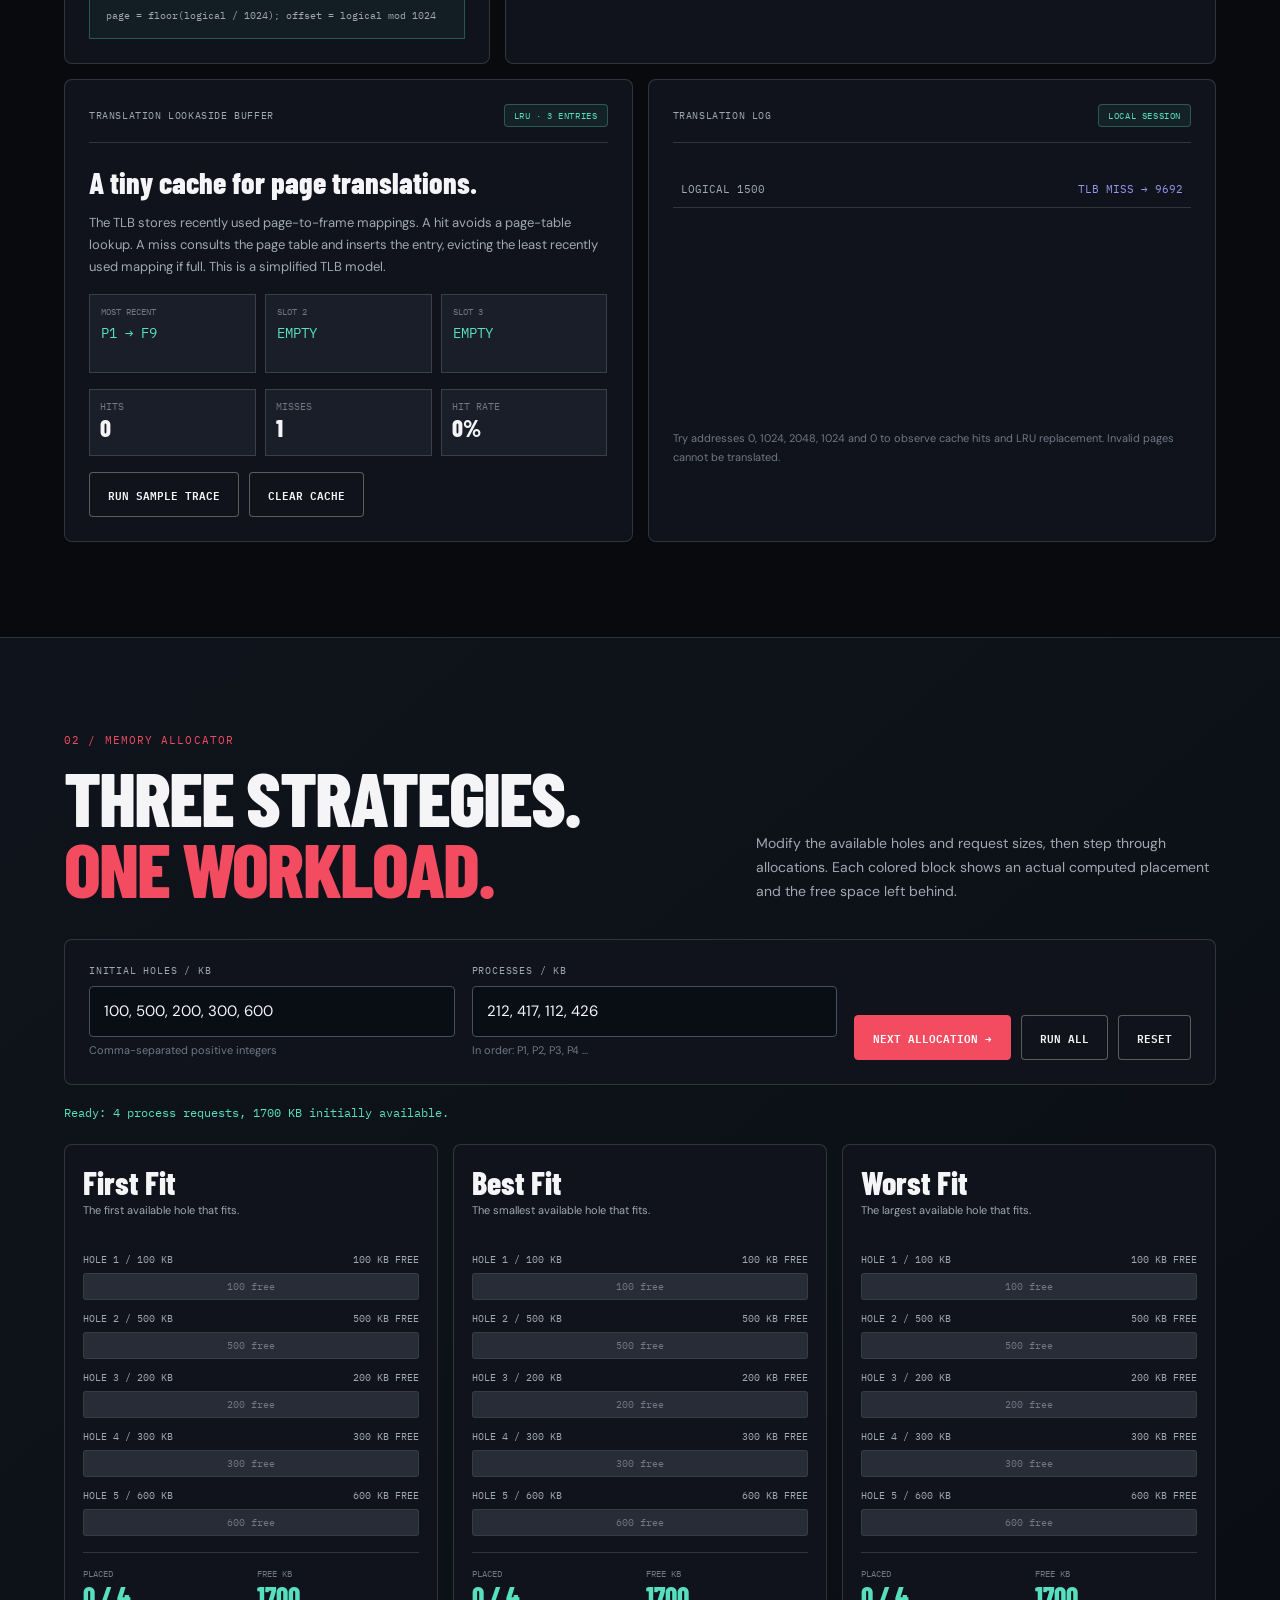
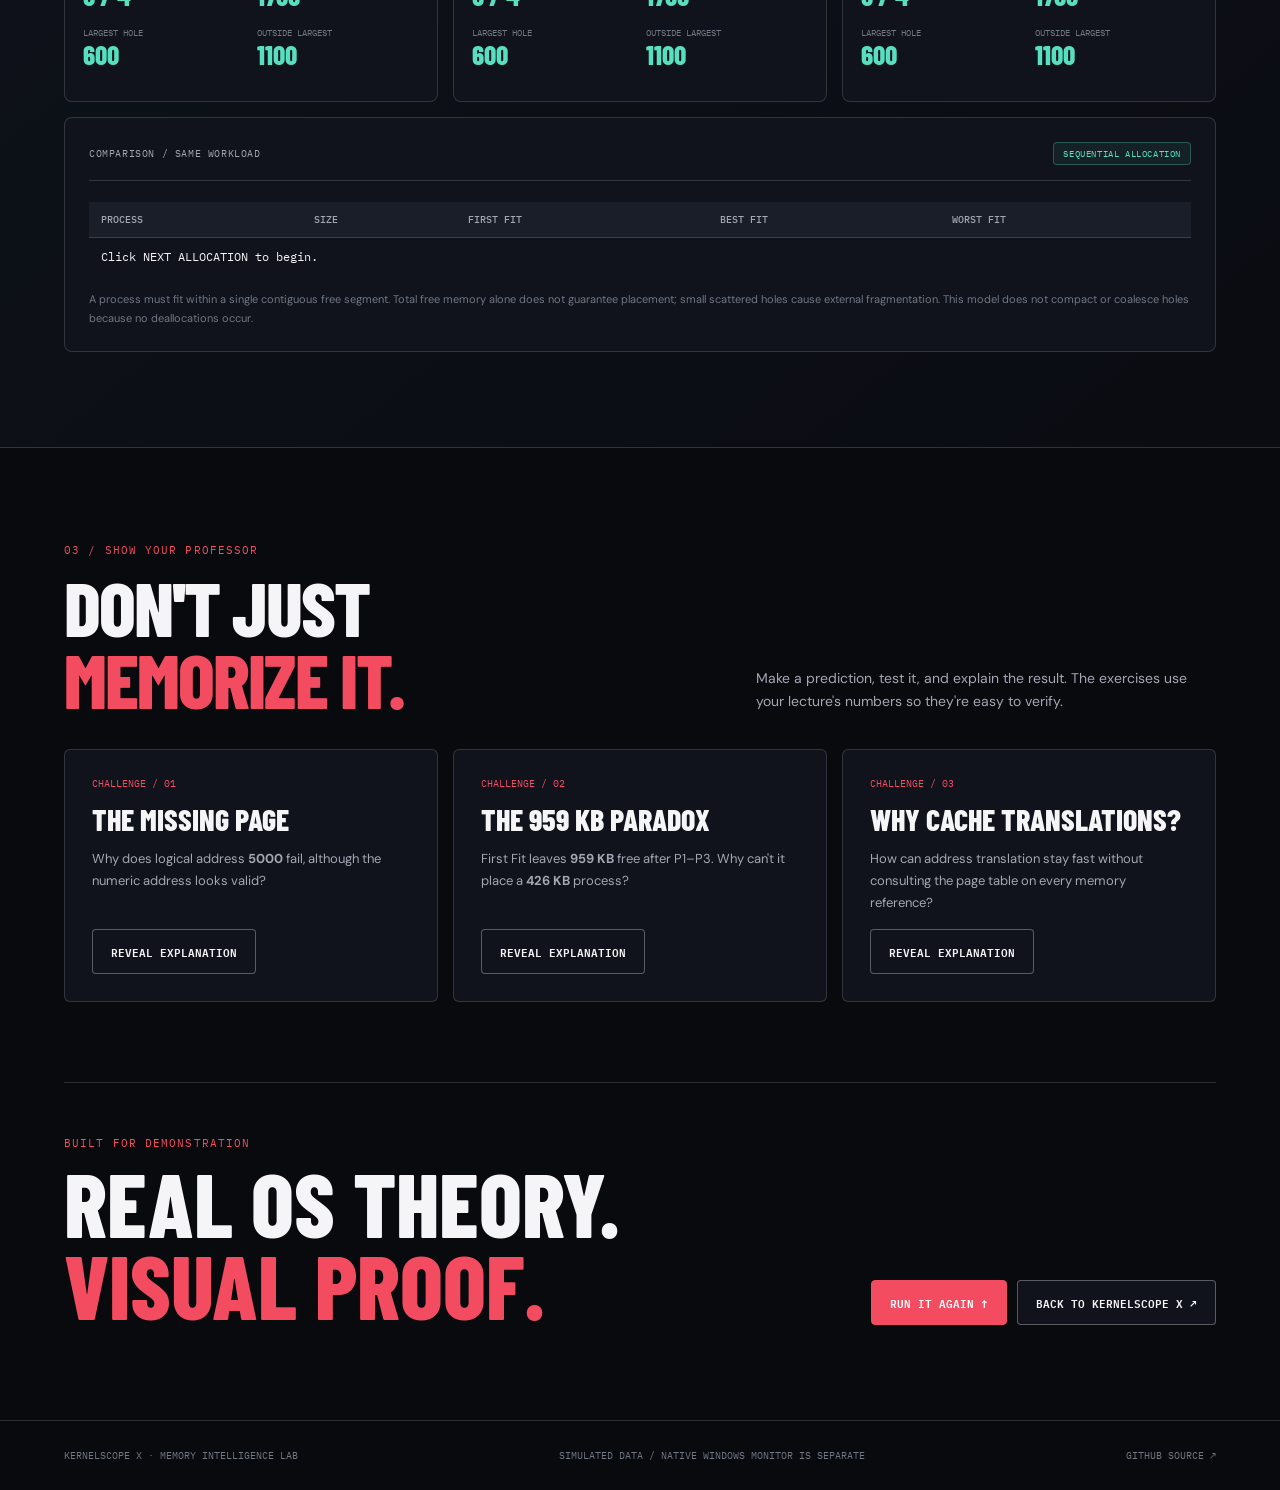
<file: memory-lab.html>
<!doctype html>
<html lang="en">
<head>
<meta charset="utf-8"><meta name="viewport" content="width=device-width,initial-scale=1">
<meta name="theme-color" content="#090a0e">
<meta name="description" content="KernelScope X Memory Intelligence Lab: interactive page table translation, TLB simulation, and First Fit / Best Fit / Worst Fit memory allocation.">
<title>Memory Intelligence Lab — KernelScope X</title>
<link rel="preconnect" href="https://fonts.googleapis.com">
<link rel="preconnect" href="https://fonts.gstatic.com" crossorigin>
<link href="https://fonts.googleapis.com/css2?family=Barlow+Condensed:wght@600;700;800;900&family=DM+Sans:wght@400;500;600;700&family=IBM+Plex+Mono:wght@400;500;600&display=swap" rel="stylesheet">
<link rel="stylesheet" href="assets/website/memory-lab.css?v=20261124-clean">
<script defer src="assets/website/memory-lab.js?v=20261124-clean"></script>
</head>
<body>
<a class="skip" href="#main">Skip to content</a>
<header class="topbar"><div class="shell nav">
<a class="brand" href="index.html"><span class="logo">⌘</span> KERNELSCOPE <b>X</b></a>
<nav class="links" aria-label="Memory Lab modules"><a href="#paging">01 / PAGING</a><a href="#allocation">02 / ALLOCATION</a><a href="#challenge">03 / CHALLENGE</a></nav>
<a class="back" href="index.html">← PROJECT HOME</a>
</div></header>
<main id="main">
<section class="hero shell">
<div class="hero-content">
<p class="eyebrow"><span class="dot"></span> KERNELSCOPE X / OS LABORATORY / MODULE 05</p>
<h1>MEMORY<br><em>INTELLIGENCE.</em></h1>
<p class="lead">See how an address moves from a <b>logical page</b> into a <b>physical frame</b>. Then make First Fit, Best Fit and Worst Fit compete for the same memory. Explore the CPU's translation cache and visualize fragmentation, one step at a time.</p>
<div class="actions"><a class="btn primary" href="#paging">EXPLORE PAGING ↓</a><a class="btn secondary" href="#allocation">COMPARE ALLOCATION ↗</a></div>
<p class="disclaimer">EDUCATIONAL SIMULATOR — NOT LIVE WINDOWS RAM DATA. The separate C++ desktop app monitors actual Windows resource metrics.</p>
</div>
<div class="hero-preview" aria-label="Example logical to physical translation">
<div class="preview-head"><span>ADDRESS TRANSLATION / SAMPLE TRACE</span><span class="chip">SIMULATED</span></div>
<div class="trace-large"><div><span>LOGICAL</span><strong>1500</strong></div><div class="trace-flow" aria-hidden="true">→<small>MMU</small></div><div><span>PHYSICAL</span><strong>9692</strong></div></div>
<div class="trace-breakdown"><span>PAGE <b>1</b></span><span>OFFSET <b>476</b></span><span>FRAME <b>9</b></span></div>
<div class="mini-grid"><span class="tiny mono">LOGICAL</span><div>0</div><div class="active">1</div><div>2</div><div>3</div><span class="tiny mono">FRAMES</span><div>5</div><div class="active">9</div><div>1</div><div>12</div></div>
<p class="tiny">Page size 1024 bytes · Page 1 → Frame 9</p>
</div>
</section>
<div class="ticker"><div class="shell">PAGE → FRAME <span>✳</span> LOGICAL ≠ PHYSICAL <span>✳</span> TLB CACHE <span>✳</span> EXTERNAL FRAGMENTATION <span>✳</span> MEMORY MANAGEMENT</div></div>
<section id="paging" class="section shell">
<div class="section-heading"><div><p class="eyebrow">01 / TRANSLATION ENGINE</p><h2>PAGING <em>IN MOTION.</em></h2></div><p>Four valid page-table entries from your lecture. Try any logical address and watch the page, offset and physical frame resolve—or fail safely.</p></div>
<div class="workspace">
<div class="panel config">
<div class="panel-head"><span>VIRTUAL MEMORY CONFIG</span><span class="chip">PAGE SIZE = 1024 B</span></div>
<label class="field-label" for="logical">LOGICAL ADDRESS / BYTES</label>
<div class="address-input"><input id="logical" type="number" min="0" max="1000000" value="1500" step="1"><button class="btn primary" id="translate" type="button">TRANSLATE →</button></div>
<div class="preset-title">TRY AN ADDRESS</div><div class="presets" id="address-presets" aria-label="Example logical addresses">
<button type="button" data-address="0">0</button><button type="button" data-address="500">500</button><button type="button" data-address="1024">1024</button><button type="button" data-address="1500" class="selected">1500</button><button type="button" data-address="2048">2048</button><button type="button" data-address="3000">3000</button><button type="button" data-address="4095">4095</button><button type="button" data-address="5000">5000 ⚠</button>
</div>
<div class="page-table"><div class="table-title">PAGE TABLE / PRESENT ENTRIES</div><table><thead><tr><th>LOGICAL PAGE</th><th>PHYSICAL FRAME</th></tr></thead><tbody id="page-table-rows"></tbody></table></div>
<div class="callout">ADDRESS FORMULA <strong>physical = frame × 1024 + offset</strong><small>page = floor(logical / 1024); offset = logical mod 1024</small></div>
</div>
<div class="panel visual">
<div class="panel-head"><span>ADDRESS PATH VISUALIZER</span><span id="paging-state" class="chip">READY</span></div>
<div class="translation-steps" aria-label="Live translation steps"><div><small>01 / LOGICAL ADDRESS</small><strong id="value-logical">1500</strong></div><div><small>02 / PAGE NUMBER</small><strong id="value-page">1</strong></div><div><small>03 / OFFSET</small><strong id="value-offset">476</strong></div><div><small>04 / FRAME NUMBER</small><strong id="value-frame">9</strong></div></div>
<div class="arrowlane">LOGICAL SPACE <span aria-hidden="true">↓↓↓</span> PHYSICAL FRAME MAP</div>
<div id="frame-map" class="frames" aria-label="Physical memory frame diagram"></div>
<div id="paging-result" class="result success" role="status" aria-live="polite"><span>PHYSICAL ADDRESS</span><strong id="value-physical">9692</strong><small id="paging-explanation">Page 1 maps to frame 9. The offset 476 remains unchanged.</small></div>
</div>
</div>
<div class="tlb-grid">
<div class="panel">
<div class="panel-head"><span>TRANSLATION LOOKASIDE BUFFER</span><span class="chip">LRU · 3 ENTRIES</span></div>
<h3>A tiny cache for page translations.</h3><p>The TLB stores recently used page-to-frame mappings. A hit avoids a page-table lookup. A miss consults the page table and inserts the entry, evicting the least recently used mapping if full. This is a simplified TLB model.</p>
<div class="tlb-slots" id="tlb-slots"></div>
<div class="stats"><div><span>HITS</span><b id="tlb-hits">0</b></div><div><span>MISSES</span><b id="tlb-misses">0</b></div><div><span>HIT RATE</span><b id="tlb-rate">0%</b></div></div>
<div class="small-actions"><button id="run-trace" class="btn secondary" type="button">RUN SAMPLE TRACE</button><button id="reset-tlb" class="btn secondary" type="button">CLEAR CACHE</button></div>
</div>
<div class="panel">
<div class="panel-head"><span>TRANSLATION LOG</span><span class="chip">LOCAL SESSION</span></div>
<div id="translation-log" class="log" aria-live="polite" aria-label="Recent address translations"></div>
<p class="tiny">Try addresses 0, 1024, 2048, 1024 and 0 to observe cache hits and LRU replacement. Invalid pages cannot be translated.</p>
</div>
</div>
</section>
<section id="allocation" class="section section-dark"><div class="shell">
<div class="section-heading"><div><p class="eyebrow">02 / MEMORY ALLOCATOR</p><h2>THREE STRATEGIES.<br><em>ONE WORKLOAD.</em></h2></div><p>Modify the available holes and request sizes, then step through allocations. Each colored block shows an actual computed placement and the free space left behind.</p></div>
<div class="panel allocator-settings">
<div><label class="field-label" for="holes">INITIAL HOLES / KB</label><input id="holes" type="text" value="100, 500, 200, 300, 600" spellcheck="false"><small>Comma-separated positive integers</small></div>
<div><label class="field-label" for="requests">PROCESSES / KB</label><input id="requests" type="text" value="212, 417, 112, 426" spellcheck="false"><small>In order: P1, P2, P3, P4 ...</small></div>
<div class="allocator-buttons"><button class="btn primary" id="alloc-step" type="button">NEXT ALLOCATION →</button><button class="btn secondary" id="alloc-all" type="button">RUN ALL</button><button class="btn secondary" id="alloc-reset" type="button">RESET</button></div>
</div>
<div class="allocator-status" id="alloc-status" role="status" aria-live="polite">Ready. The first request is P1 = 212 KB.</div>
<div id="allocator-grid" class="allocator-grid" aria-label="First Fit, Best Fit and Worst Fit memory diagrams"></div>
<div class="panel compare">
<div class="panel-head"><span>COMPARISON / SAME WORKLOAD</span><span class="chip">SEQUENTIAL ALLOCATION</span></div>
<div class="table-scroll"><table><thead><tr><th>PROCESS</th><th>SIZE</th><th>FIRST FIT</th><th>BEST FIT</th><th>WORST FIT</th></tr></thead><tbody id="alloc-rows"></tbody></table></div>
<p class="tiny">A process must fit within a single contiguous free segment. Total free memory alone does not guarantee placement; small scattered holes cause external fragmentation. This model does not compact or coalesce holes because no deallocations occur.</p>
</div>
</div></section>
<section id="challenge" class="section shell">
<div class="section-heading"><div><p class="eyebrow">03 / SHOW YOUR PROFESSOR</p><h2>DON'T JUST<br><em>MEMORIZE IT.</em></h2></div><p>Make a prediction, test it, and explain the result. The exercises use your lecture's numbers so they're easy to verify.</p></div>
<div class="challenge-grid">
<article class="challenge"><span>CHALLENGE / 01</span><h3>THE MISSING PAGE</h3><p>Why does logical address <b>5000</b> fail, although the numeric address looks valid?</p><button type="button" class="reveal-answer btn secondary" aria-expanded="false">REVEAL EXPLANATION</button><div class="answer" hidden>5000 ÷ 1024 gives page 4 with offset 904. There is no valid page-table entry for page 4, so the memory-management hardware cannot translate it. The OS may raise a page fault or access violation depending on whether the page could be made present and what memory was accessed.</div></article>
<article class="challenge"><span>CHALLENGE / 02</span><h3>THE 959 KB PARADOX</h3><p>First Fit leaves <b>959 KB</b> free after P1–P3. Why can't it place a <b>426 KB</b> process?</p><button type="button" class="reveal-answer btn secondary" aria-expanded="false">REVEAL EXPLANATION</button><div class="answer" hidden>Its remaining contiguous holes are 100, 176, 200, 300 and 183 KB. Their total is 959 KB, but the largest single hole is just 300 KB. P4 needs one contiguous block of at least 426 KB: an example of external fragmentation.</div></article>
<article class="challenge"><span>CHALLENGE / 03</span><h3>WHY CACHE TRANSLATIONS?</h3><p>How can address translation stay fast without consulting the page table on every memory reference?</p><button type="button" class="reveal-answer btn secondary" aria-expanded="false">REVEAL EXPLANATION</button><div class="answer" hidden>The processor uses a Translation Lookaside Buffer (TLB) to cache recent virtual-page to physical-frame mappings. A hit avoids much of the cost of a page-table walk. Hardware and operating systems use more sophisticated TLB policies than the simplified LRU model in this lab.</div></article>
</div>
<div class="final-cta"><div><p class="eyebrow">BUILT FOR DEMONSTRATION</p><h3>REAL OS THEORY.<br><em>VISUAL PROOF.</em></h3></div><div><a class="btn primary" href="#paging">RUN IT AGAIN ↑</a> <a class="btn secondary" href="index.html">BACK TO KERNELSCOPE X ↗</a></div></div>
</section>
</main>
<footer><div class="shell footer-inner"><span>KERNELSCOPE X · MEMORY INTELLIGENCE LAB</span><span>SIMULATED DATA / NATIVE WINDOWS MONITOR IS SEPARATE</span><a href="https://github.com/sudip09-sys/KernelScope-X">GITHUB SOURCE ↗</a></div></footer>
</body></html>
</file>
<file: site.css>
:root{color-scheme:dark;--bg:#0b0f16;--panel:#141c28;--panel2:#1b2533;--border:#2d394b;--text:#f6f7fa;--muted:#a8b2c0;--sub:#8a98aa;--accent:#fa6b76;--teal:#60ddca;--blue:#85b4ff;--mono:ui-monospace,Menlo,Consolas,monospace;--font:'DM Sans',system-ui,sans-serif}
*,*::before,*::after{box-sizing:border-box}html{scroll-behavior:smooth;scroll-padding-top:84px}body{margin:0;background:var(--bg);color:var(--text);font:15px/1.7 var(--font)}a{color:inherit;text-decoration:none}button,input{font:inherit}button{cursor:pointer}button:focus-visible,a:focus-visible,input:focus-visible{outline:2px solid var(--teal);outline-offset:4px}button:disabled{opacity:.5;cursor:not-allowed}h1,h2,h3,p{margin:0}h1,h2,h3{line-height:1.12;letter-spacing:-.04em}p{color:var(--muted)}em{font-style:normal;color:var(--accent)}.wrap{width:min(1160px,calc(100% - 48px));margin:auto}.skip{position:absolute;top:-120px;left:16px;background:#fff;color:#111;padding:9px 14px;z-index:99}.skip:focus{top:10px}
.header{position:sticky;top:0;z-index:30;background:#0b0f16f0;backdrop-filter:blur(10px);border-bottom:1px solid var(--border)}.header-inner{min-height:73px;display:flex;align-items:center;justify-content:space-between;gap:22px}.brand{display:inline-flex;gap:11px;align-items:center;font-size:18px;font-weight:800;letter-spacing:-.035em;white-space:nowrap}.brand-mark{display:grid;place-items:center;width:36px;height:36px;border-radius:9px;background:#fa6b761a;border:1px solid #fa6b7670;color:var(--accent);font:24px var(--mono)}.brand b{color:var(--accent)}.nav{display:flex;align-items:center;gap:28px;font-size:12px;font-weight:600;color:var(--muted)}.nav a:hover{color:#fff}.nav-actions{display:flex;align-items:center;gap:10px}.source-link{padding:9px 13px;border:1px solid var(--border);border-radius:8px;font-size:12px;font-weight:700}.source-link:hover{border-color:var(--accent);color:var(--accent)}.menu-toggle{display:none;border:1px solid var(--border);border-radius:8px;background:var(--panel);color:var(--text);padding:8px 11px}.mobile-nav{display:none}
.eyebrow{display:inline-flex;align-items:center;gap:10px;color:var(--muted);font:600 11px var(--mono);letter-spacing:.05em}.dot{width:7px;height:7px;border-radius:50%;background:var(--teal)}.hero{display:grid;grid-template-columns:1fr .98fr;gap:50px;align-items:center;padding:89px 0 75px}.hero h1{font-size:clamp(53px,6vw,79px);font-weight:800;letter-spacing:-.06em;margin:23px 0 25px}.hero h1 span{display:block}.hero .lead{max-width:495px;font-size:16px;line-height:1.84}.actions{display:flex;flex-wrap:wrap;gap:10px;margin:28px 0 18px}.btn{min-height:46px;display:inline-flex;justify-content:center;align-items:center;gap:12px;padding:11px 17px;border:1px solid var(--border);border-radius:9px;background:var(--panel);color:var(--text);font-size:12px;font-weight:700}.btn:hover{background:#202d3b;border-color:#6c7a8b}.btn-primary{color:#160e12;background:var(--accent);border-color:var(--accent)}.btn-primary:hover{background:#ff8b95;border-color:#ff8b95}.hero-note{font:11px/1.7 var(--mono);color:var(--sub);max-width:480px}.tags{display:flex;flex-wrap:wrap;gap:7px;list-style:none;padding:0;margin:24px 0 0}.tags li{font:11px var(--mono);padding:5px 9px;border:1px solid var(--border);background:var(--panel);border-radius:6px;color:var(--muted)}
.preview{min-width:0;background:#121924;border:1px solid #405067;border-radius:15px;overflow:hidden;box-shadow:0 30px 75px #0006}.preview-bar{height:47px;padding:0 16px;display:flex;justify-content:space-between;align-items:center;gap:10px;border-bottom:1px solid var(--border);font:10px var(--mono);color:var(--sub)}.dots{display:flex;gap:6px}.dots i{width:8px;height:8px;border-radius:50%;background:#566474}.dots i:first-child{background:var(--accent)}.preview-content{padding:22px}.preview-title{display:flex;justify-content:space-between;align-items:center;gap:8px;margin-bottom:20px}.preview-title h3{font-size:18px}.sample{color:var(--teal);font:10px var(--mono);border:1px solid #60ddca55;border-radius:6px;padding:5px 8px;white-space:nowrap}.metric-grid{display:grid;grid-template-columns:repeat(3,minmax(0,1fr));gap:9px}.metric{background:#1a2533;color:var(--text);border:1px solid #37465a;border-radius:9px;padding:12px;text-align:left;min-width:0}.metric[aria-pressed=true]{border-color:var(--accent);background:#2c242f}.metric small{display:block;color:var(--sub);font:10px var(--mono)}.metric strong{display:block;font-size:27px;line-height:1.3;letter-spacing:-.05em}.metric span{display:block;font:9px var(--mono);color:var(--sub)}.trend-panel{margin-top:11px;background:#172130;border:1px solid var(--border);padding:13px;border-radius:9px}.trend-top{display:flex;justify-content:space-between;gap:8px;font:10px var(--mono);color:var(--muted)}.trend-panel svg{width:100%;height:130px;display:block;margin-top:10px}.chart-grid{stroke:#314052;stroke-width:1}.trend-line{fill:none;stroke:var(--teal);stroke-width:3;stroke-linejoin:round;stroke-linecap:round;vector-effect:non-scaling-stroke}.preview-foot{display:flex;justify-content:space-between;gap:12px;padding:12px 21px;border-top:1px solid var(--border);color:var(--sub);font:10px var(--mono)}.preview-foot b{color:var(--teal)}
.section{padding:88px 0}.shaded{background:#101722;border-block:1px solid var(--border)}.section-head{display:flex;align-items:end;justify-content:space-between;gap:28px;margin-bottom:31px}.section-head h2{font-size:clamp(36px,4.2vw,55px);margin:12px 0 0}.section-head>p{max-width:405px;font-size:14px;line-height:1.85}.section-label{font:600 11px var(--mono);color:var(--accent)}
.feature-grid{display:grid;grid-template-columns:repeat(3,minmax(0,1fr));gap:13px}.feature{min-height:240px;border:1px solid var(--border);background:var(--panel);border-radius:12px;padding:25px}.feature-meta{display:flex;justify-content:space-between;align-items:center;gap:10px;margin-bottom:33px}.feature-icon{height:38px;width:38px;display:grid;place-items:center;color:var(--teal);background:#60ddca15;border-radius:9px;font-size:19px}.feature-state{font:10px var(--mono);color:var(--sub)}.feature h3{font-size:20px;margin-bottom:10px}.feature p{font-size:13px;line-height:1.85}
.lab-grid{display:grid;grid-template-columns:repeat(2,minmax(0,1fr));gap:15px}.lab-card{min-width:0;background:var(--panel);border:1px solid var(--border);border-radius:12px;padding:24px}.lab-meta{display:flex;justify-content:space-between;align-items:center;gap:10px;color:var(--teal);font:11px var(--mono);margin-bottom:11px}.lab-meta span:last-child{color:var(--sub)}.lab-card h3{font-size:25px;margin-bottom:10px}.lab-card>p{font-size:13px;line-height:1.8;margin-bottom:18px}.tabs{display:flex;gap:7px;flex-wrap:wrap;margin:15px 0}.tabs button{background:#202c3b;color:var(--muted);border:1px solid var(--border);border-radius:7px;padding:8px 12px;font:11px var(--mono)}.tabs button[aria-pressed=true]{color:#ffb2b9;background:#372630;border-color:var(--accent)}.workload{font:10px var(--mono)!important;color:var(--sub)!important}.gantt{display:flex;gap:3px;height:55px;margin:17px 0 8px}.gantt div{min-width:0;display:flex;align-items:center;justify-content:center;overflow:hidden;color:#08151c;font:600 11px var(--mono);border-radius:4px}.time-labels{display:flex;justify-content:space-between;color:var(--sub);font:10px var(--mono)}.lab-stats{display:grid;grid-template-columns:repeat(3,1fr);gap:7px;margin:18px 0}.lab-stats div,.memory-stats div{background:#1b2837;border:1px solid var(--border);border-radius:8px;padding:12px}.lab-stats small,.memory-stats small{display:block;font:9px var(--mono);color:var(--sub)}.lab-stats b,.memory-stats b{font-size:21px;line-height:1.4}.lab-link{display:inline-block;margin-top:8px;color:var(--teal);font-size:12px;font-weight:700}.lab-link:hover{text-decoration:underline}.memory-form{display:flex;align-items:center;gap:9px;margin:15px 0}.memory-form label{flex:1;min-width:0}.memory-form input{width:100%;min-height:46px;background:#0e1620;border:1px solid #485a70;border-radius:8px;padding:10px 12px;color:var(--text);font:16px var(--mono)}.memory-stats{display:grid;grid-template-columns:repeat(3,1fr);gap:7px;margin:14px 0}.memory-output{border:1px solid #60ddca55;border-radius:8px;background:#60ddca0c;padding:12px 15px}.memory-output.error{border-color:#fa6b7680;background:#fa6b7612}.memory-output small{display:block;color:var(--sub);font:10px var(--mono)}.memory-output strong{display:block;color:var(--teal);font-size:28px;line-height:1.4}.memory-output.error strong{color:var(--accent)}.memory-output p{font-size:11px}
.arch{display:grid;grid-template-columns:.85fr 1.15fr;align-items:center;gap:65px}.arch h2{font-size:clamp(38px,4.4vw,57px);margin:12px 0 18px}.arch p{font-size:14px;line-height:1.9}.arch-note{font:11px var(--mono);color:var(--teal);margin-top:22px}.flow{display:grid;gap:10px}.step{display:flex;gap:18px;align-items:center;background:var(--panel);border:1px solid var(--border);padding:17px 20px;border-radius:11px}.step-index{color:var(--accent);font:13px var(--mono)}.step b{display:block;font-size:14px}.step small{display:block;color:var(--muted);font-size:12px;margin-top:3px}.flow-arrow{text-align:center;color:var(--sub);font:14px var(--mono)}
.endcap{padding:65px 0}.endcap-inner{border:1px solid #fa6b7650;border-radius:14px;padding:37px 40px;background:#211d29;display:flex;justify-content:space-between;align-items:center;gap:28px}.endcap h2{font-size:31px;margin:9px 0}.endcap p{font-size:13px}.endcap-links{display:flex;gap:9px;flex-wrap:wrap}
.footer{padding:25px 0 40px;border-top:1px solid var(--border);color:var(--sub);font:11px var(--mono)}.footer-inner{display:flex;justify-content:space-between;align-items:center;gap:18px;flex-wrap:wrap}
@media(max-width:1000px){.hero{gap:28px}.feature{padding:20px}.arch{gap:30px}}
@media(max-width:820px){.wrap{width:min(690px,calc(100% - 32px))}.nav{display:none}.menu-toggle{display:inline-flex}.mobile-nav{display:grid;gap:2px;padding:10px 16px 15px;border-top:1px solid var(--border)}.mobile-nav[hidden]{display:none}.mobile-nav a{padding:9px;color:var(--muted);font-size:13px;font-weight:600}.hero{grid-template-columns:1fr;padding:65px 0}.hero h1{font-size:clamp(50px,8vw,75px)}.preview{max-width:620px;margin:auto}.section{padding:70px 0}.section-head{display:block}.section-head>p{margin-top:16px}.feature-grid{grid-template-columns:1fr 1fr}.lab-grid,.arch{grid-template-columns:1fr}.endcap-inner{display:block}.endcap-links{margin-top:20px}}
@media(max-width:540px){.wrap{width:calc(100% - 30px)}.header-inner{min-height:65px;gap:7px}.brand{font-size:16px}.brand-mark{width:31px;height:31px}.source-link{display:none}.hero{padding:54px 0}.hero h1{font-size:clamp(43px,11.4vw,62px)}.hero .lead{font-size:14px}.actions .btn{flex:1}.preview-content{padding:13px}.preview-bar{padding:0 10px;font-size:9px}.metric-grid{gap:5px}.metric{padding:9px 6px}.metric strong{font-size:19px}.metric small{font-size:8px}.metric span{font-size:8px}.trend-panel svg{height:95px}.preview-foot{padding:10px;font-size:9px}.section-head h2{font-size:39px}.feature-grid{grid-template-columns:1fr}.feature{min-height:0}.feature-meta{margin-bottom:20px}.lab-card{padding:18px}.lab-stats div,.memory-stats div{padding:9px}.lab-stats small,.memory-stats small{font-size:8px}.lab-stats b,.memory-stats b{font-size:18px}.memory-form{flex-direction:column;align-items:stretch}.memory-form button{width:100%}.endcap-inner{padding:24px}.endcap-links .btn{flex:1}}
@media(prefers-reduced-motion:reduce){html{scroll-behavior:auto}}
</file>
<file: assets/website/memory-lab.css>
:root{color-scheme:dark;--bg:#090a0e;--surface:#10131b;--raised:#191e29;--border:#ffffff25;--text:#f5f4f6;--muted:#a3a7b3;--dim:#707785;--red:#f34c61;--teal:#58dfbf;--violet:#9b95ed;--amber:#f8b57a;--heading:'Barlow Condensed',Impact,sans-serif;--font:'DM Sans',system-ui,sans-serif;--mono:'IBM Plex Mono',Consolas,monospace}
*{box-sizing:border-box}html{scroll-behavior:smooth;scroll-padding-top:100px}body{margin:0;background:var(--bg);color:var(--text);font:15px/1.7 var(--font)}a{text-decoration:none;color:inherit}button,input{font:inherit}button{cursor:pointer;color:inherit}button:disabled{cursor:not-allowed;opacity:.45}button:focus-visible,a:focus-visible,input:focus-visible{outline:2px solid var(--teal);outline-offset:4px}input{width:100%;min-width:0;background:#090d14;border:1px solid #465062;color:var(--text);border-radius:4px;padding:12px 14px}strong,b{font-weight:700}p{color:var(--muted)}em{font-style:normal;color:var(--red)}h1,h2,h3,p{margin-top:0}.shell{width:min(1320px,90vw);margin:auto}.skip{position:absolute;left:-9999px;top:0}.skip:focus{left:12px;top:12px;z-index:99;padding:9px;background:#fff;color:#111}.tiny{font-size:11px!important;color:var(--dim)!important}.mono{font-family:var(--mono)}.dot{display:inline-block;width:7px;height:7px;border-radius:50%;background:var(--teal);box-shadow:0 0 0 5px #58dfbf20}.eyebrow{font:11px var(--mono);color:var(--red);letter-spacing:.1em;display:flex;align-items:center;gap:10px}
.topbar{position:sticky;top:0;z-index:20;background:#090a0eeb;backdrop-filter:blur(14px);border-bottom:1px solid var(--border)}.nav{height:76px;display:flex;align-items:center;justify-content:space-between;gap:25px}.brand{font:800 23px var(--heading);letter-spacing:.04em;display:flex;align-items:center;gap:8px;white-space:nowrap}.brand b{color:var(--red)}.logo{display:inline-grid;place-items:center;width:34px;height:34px;font-size:19px;border:1px solid var(--red);color:var(--red);border-radius:4px;margin-right:6px}.links{display:flex;gap:23px;color:var(--muted);font:11px var(--mono)}.links a:hover,.back:hover{color:var(--red)}.back{white-space:nowrap;color:var(--muted);font:11px var(--mono)}
.hero{padding:94px 0 92px;display:grid;grid-template-columns:1.05fr .95fr;gap:6vw;align-items:center}.hero h1{font:900 clamp(78px,8.6vw,142px)/.81 var(--heading);letter-spacing:-.025em;margin:27px 0 27px}.hero h1 em{display:block}.lead{font-size:16px;max-width:600px;margin-bottom:30px}.actions,.small-actions,.allocator-buttons{display:flex;flex-wrap:wrap;gap:10px}.btn{display:inline-flex;align-items:center;justify-content:center;gap:9px;padding:12px 18px;border:1px solid #ffffff4f;border-radius:4px;background:var(--raised);font:600 11px var(--mono);white-space:nowrap;transition:transform .2s,border-color .2s}.btn:hover{transform:translateY(-2px);border-color:var(--teal)}.btn.primary{background:var(--red);border-color:var(--red);color:#fff}.btn.secondary{background:var(--surface)}.disclaimer{font:10px/1.8 var(--mono);letter-spacing:.02em;color:var(--dim);max-width:550px;margin:30px 0 0}
.hero-preview{background:var(--surface);border:1px solid var(--border);border-radius:10px;padding:24px;box-shadow:0 40px 95px #0008;transform:rotate(-1deg)}.preview-head,.panel-head{display:flex;justify-content:space-between;align-items:center;gap:8px;color:var(--muted);font:10px var(--mono);letter-spacing:.06em;flex-wrap:wrap}.chip{border:1px solid #58dfbf4b;background:#58dfbf12;padding:5px 9px;border-radius:4px;color:var(--teal);font:9px var(--mono);white-space:nowrap}.trace-large{display:grid;grid-template-columns:1fr 75px 1fr;align-items:center;gap:12px;padding:35px 0}.trace-large div:not(.trace-flow){display:grid;gap:2px}.trace-large span{color:var(--dim);font:10px var(--mono)}.trace-large strong{font:800 clamp(44px,5vw,71px) var(--heading)}.trace-large div:last-child strong{color:var(--teal)}.trace-flow{font:600 37px var(--mono);color:var(--red);text-align:center;position:relative}.trace-flow small{display:block;font:9px var(--mono);color:var(--muted);margin-top:-9px}.trace-breakdown{display:flex;justify-content:space-between;gap:8px;padding:14px;border:1px solid var(--border);background:var(--raised);font:10px var(--mono);color:var(--muted)}.trace-breakdown b{color:var(--text)}.mini-grid{margin-top:22px;display:grid;grid-template-columns:1.6fr repeat(4,1fr);gap:8px;align-items:center}.mini-grid>div{padding:10px;text-align:center;background:var(--raised);border:1px solid var(--border);font:13px var(--mono)}.mini-grid>.active{background:#f34c6120;border-color:var(--red)}.hero-preview>p{margin:17px 0 0}.ticker{border-block:1px solid var(--border);background:var(--surface);overflow:hidden}.ticker .shell{white-space:nowrap;padding:18px 0;font:700 17px var(--heading);letter-spacing:.12em;color:var(--muted);overflow:hidden;text-overflow:ellipsis}.ticker span{color:var(--red);padding-inline:25px}
.section{padding-block:95px}.section-dark{background:linear-gradient(140deg,#0f141c,#0a0c12);border-block:1px solid var(--border)}.section-heading{display:flex;align-items:end;justify-content:space-between;gap:30px;margin-bottom:35px}.section-heading>p{max-width:460px;font-size:14px;margin:0}.section h2{font:800 clamp(52px,6vw,90px)/.93 var(--heading);letter-spacing:-.025em;margin:14px 0 0}.panel{min-width:0;background:var(--surface);border:1px solid var(--border);border-radius:8px;padding:24px}.workspace{display:grid;grid-template-columns:.75fr 1.25fr;gap:15px}.panel-head{padding-bottom:15px;border-bottom:1px solid var(--border);margin-bottom:21px}.field-label,.preset-title,.table-title{display:block;font:10px var(--mono);color:var(--muted);letter-spacing:.08em;margin:17px 0 9px}.address-input{display:flex;gap:9px}.address-input input{font:700 23px var(--mono)}.presets{display:flex;gap:7px;flex-wrap:wrap}.presets button{border:1px solid var(--border);background:var(--raised);padding:8px 11px;border-radius:4px;font:11px var(--mono)}.presets button.selected,.presets button:hover{border-color:var(--red);color:var(--red)}.page-table{margin-top:26px}.page-table table,.table-scroll table{width:100%;border-collapse:collapse;font:12px var(--mono);text-align:left}.page-table th,.page-table td,.table-scroll th,.table-scroll td{padding:11px 12px;border-bottom:1px solid var(--border)}th{font-size:10px;color:var(--muted);font-weight:500;background:var(--raised)}tr.highlight{background:#f34c6118}tr:last-child td{border:0}.callout{border:1px solid #58dfbf4d;background:#58dfbf0d;color:var(--muted);font:10px var(--mono);padding:16px;margin-top:19px}.callout strong{display:block;color:var(--text);font-size:12px;margin-top:8px}.callout small{display:block;font-size:10px;margin-top:8px}
.translation-steps{display:grid;grid-template-columns:repeat(4,1fr);gap:8px}.translation-steps>div{background:var(--raised);border:1px solid var(--border);padding:13px;min-width:0}.translation-steps small{display:block;font:9px/1.4 var(--mono);color:var(--dim)}.translation-steps strong{display:block;font:800 clamp(29px,3vw,43px) var(--heading);margin-top:8px;overflow-wrap:anywhere}.translation-steps>div:last-child strong{color:var(--teal)}.arrowlane{display:flex;justify-content:space-between;font:10px var(--mono);color:var(--dim);margin:25px 0 15px}.arrowlane span{color:var(--red)}.frames{display:grid;grid-template-columns:repeat(7,1fr);gap:7px}.frame{border:1px solid var(--border);background:var(--raised);border-radius:5px;padding:10px 5px;min-height:69px;text-align:center;display:flex;flex-direction:column;justify-content:center;gap:4px}.frame small{font:9px var(--mono);color:var(--dim)}.frame strong{font:700 17px var(--heading)}.frame.occupied{border-color:#ffffff40}.frame.active{background:#58dfbf16;border-color:var(--teal);box-shadow:0 0 0 1px var(--teal)}.frame.active strong{color:var(--teal)}.frame.occupied:not(.active) strong{color:var(--violet)}.result{margin-top:25px;border:1px solid var(--border);background:var(--raised);padding:19px 20px;border-radius:5px}.result>span{font:10px var(--mono);color:var(--dim);letter-spacing:.1em}.result strong{display:block;font:800 56px var(--heading);margin:5px 0;line-height:1}.result.success{border-color:#58dfbf55}.result.success strong{color:var(--teal)}.result.fault{border-color:#f34c6177}.result.fault strong{color:var(--red)}.result small{display:block;color:var(--muted);font-size:12px}
.tlb-grid{display:grid;grid-template-columns:1fr 1fr;gap:15px;margin-top:15px}.tlb-grid h3{font:750 30px var(--heading);margin:0 0 12px}.tlb-grid p{font-size:13px}.tlb-slots{display:grid;grid-template-columns:repeat(3,1fr);gap:9px;margin-top:15px}.tlb-slot{padding:11px;border:1px solid var(--border);background:var(--raised);min-height:79px;display:flex;flex-direction:column;gap:7px}.tlb-slot span{font:9px var(--mono);color:var(--dim)}.tlb-slot b{font:14px var(--mono);color:var(--teal)}.stats{display:grid;grid-template-columns:repeat(3,1fr);gap:9px;margin:16px 0}.stats div{padding:10px;background:var(--raised);border:1px solid var(--border)}.stats span{font:10px var(--mono);color:var(--dim);display:block}.stats b{font:750 24px var(--heading)}.log{height:265px;overflow-y:auto;padding:8px 0;font:11px/1.9 var(--mono)}.log-row{padding:7px 8px;border-bottom:1px solid var(--border);display:flex;justify-content:space-between;gap:8px}.log-row span:first-child{color:var(--muted)}.log-row .hit{color:var(--teal)}.log-row .miss{color:var(--violet)}.log-row .fault-text{color:var(--red)}
.allocator-settings{display:grid;grid-template-columns:1fr 1fr auto;gap:17px;align-items:end}.allocator-settings .field-label{margin-top:0}.allocator-settings small{display:block;color:var(--dim);font-size:11px;margin-top:4px}.allocator-buttons{align-items:center;justify-content:end}.allocator-status{margin:20px 0;font:12px var(--mono);color:var(--teal);min-height:19px}.allocator-status.error{color:var(--red)}.allocator-grid{display:grid;grid-template-columns:repeat(3,minmax(0,1fr));gap:15px}.allocator-card{background:var(--surface);border:1px solid var(--border);border-radius:8px;padding:18px;min-width:0}.allocator-card h3{font:800 32px var(--heading);margin:0}.allocator-card>p{font-size:11px;min-height:40px}.hole{margin:12px 0}.hole-top{display:flex;justify-content:space-between;gap:10px;font:10px var(--mono);color:var(--muted);margin-bottom:7px}.hole-bar{display:flex;min-height:27px;overflow:hidden;background:var(--raised);border:1px solid #ffffff22;border-radius:3px}.hole-seg{flex:none;min-width:0;display:grid;place-items:center;overflow:hidden;white-space:nowrap;font:10px var(--mono);color:#0b0f16;border-right:1px solid #091015;transition:width .25s}.hole-free{background:#ffffff10;color:var(--dim);border-right:0}.alloc-metrics{border-top:1px solid var(--border);margin-top:16px;padding-top:15px;display:grid;grid-template-columns:repeat(2,1fr);gap:12px}.alloc-metrics small{display:block;color:var(--dim);font:9px var(--mono)}.alloc-metrics b{font:800 27px var(--heading);color:var(--teal)}.process-pills{display:flex;flex-wrap:wrap;gap:5px;margin-top:10px}.process-pills span{padding:5px 8px;background:var(--raised);border:1px solid var(--border);font:10px var(--mono)}.process-pills .placed{color:var(--teal)}.process-pills .unplaced{color:var(--red)}.compare{margin-top:15px}.table-scroll{overflow:auto}.compare p{margin:15px 0 0}.comparison-success{color:var(--teal)}.comparison-fail{color:var(--red)}
.challenge-grid{display:grid;grid-template-columns:repeat(3,1fr);gap:15px}.challenge{background:var(--surface);border:1px solid var(--border);padding:27px;border-radius:6px;display:flex;flex-direction:column;gap:14px}.challenge>span{color:var(--red);font:10px var(--mono)}.challenge h3{font:800 30px/1 var(--heading);margin:0}.challenge p{font-size:13px;flex:1;margin:0}.challenge .btn{width:max-content;max-width:100%}.answer{border-top:1px solid var(--border);padding-top:15px;font-size:12px;color:var(--teal)}.final-cta{border-top:1px solid var(--border);margin-top:80px;padding-top:53px;display:flex;justify-content:space-between;align-items:end;gap:25px}.final-cta h3{font:800 clamp(52px,7vw,93px)/.92 var(--heading);margin:0}.final-cta>div:last-child{display:flex;gap:10px;flex-wrap:wrap}footer{border-top:1px solid var(--border);padding:28px 0}.footer-inner{display:flex;justify-content:space-between;gap:15px;flex-wrap:wrap;color:var(--dim);font:10px var(--mono)}.footer-inner a:hover{color:var(--red)}
@media(max-width:1050px){.allocator-settings{grid-template-columns:1fr 1fr}.allocator-buttons{grid-column:1/-1;justify-content:start}.hero{gap:30px}.hero h1{font-size:clamp(67px,8vw,110px)}.workspace{grid-template-columns:.9fr 1.1fr}.frames{grid-template-columns:repeat(5,1fr)}.allocator-grid{grid-template-columns:1fr 1fr}.allocator-card:last-child{grid-column:1/-1}}
@media(max-width:800px){.links{display:none}.hero{grid-template-columns:1fr;padding:70px 0}.hero-preview{transform:none;max-width:630px}.section-heading{display:block}.section-heading>p{margin-top:17px}.workspace,.tlb-grid{grid-template-columns:1fr}.frames{grid-template-columns:repeat(7,1fr)}.challenge-grid{grid-template-columns:1fr 1fr}.challenge:last-child{grid-column:1/-1}.section{padding-block:68px}}
@media(max-width:550px){.shell{width:calc(100% - 30px)}.nav{height:65px}.brand{font-size:20px}.back{font-size:10px}.hero{padding:58px 0}.hero h1{font-size:clamp(65px,14vw,95px)}.lead{font-size:14px}.actions .btn{flex:1}.hero-preview,.panel{padding:16px}.trace-large{grid-template-columns:1fr 40px 1fr}.trace-large strong{font-size:51px}.trace-flow{font-size:27px}.trace-breakdown{font-size:8px}.section h2{font-size:57px}.address-input{flex-direction:column}.translation-steps{grid-template-columns:1fr 1fr}.frames{grid-template-columns:repeat(4,1fr)}.allocator-settings,.allocator-grid,.challenge-grid{grid-template-columns:1fr}.allocator-card:last-child,.challenge:last-child{grid-column:auto}.final-cta{display:block}.final-cta>div:last-child{margin-top:20px}.footer-inner{display:grid}.ticker .shell{font-size:14px}}
@media(prefers-reduced-motion:reduce){html{scroll-behavior:auto}*,*::before,*::after{animation:none!important;transition:none!important}}
</file>
